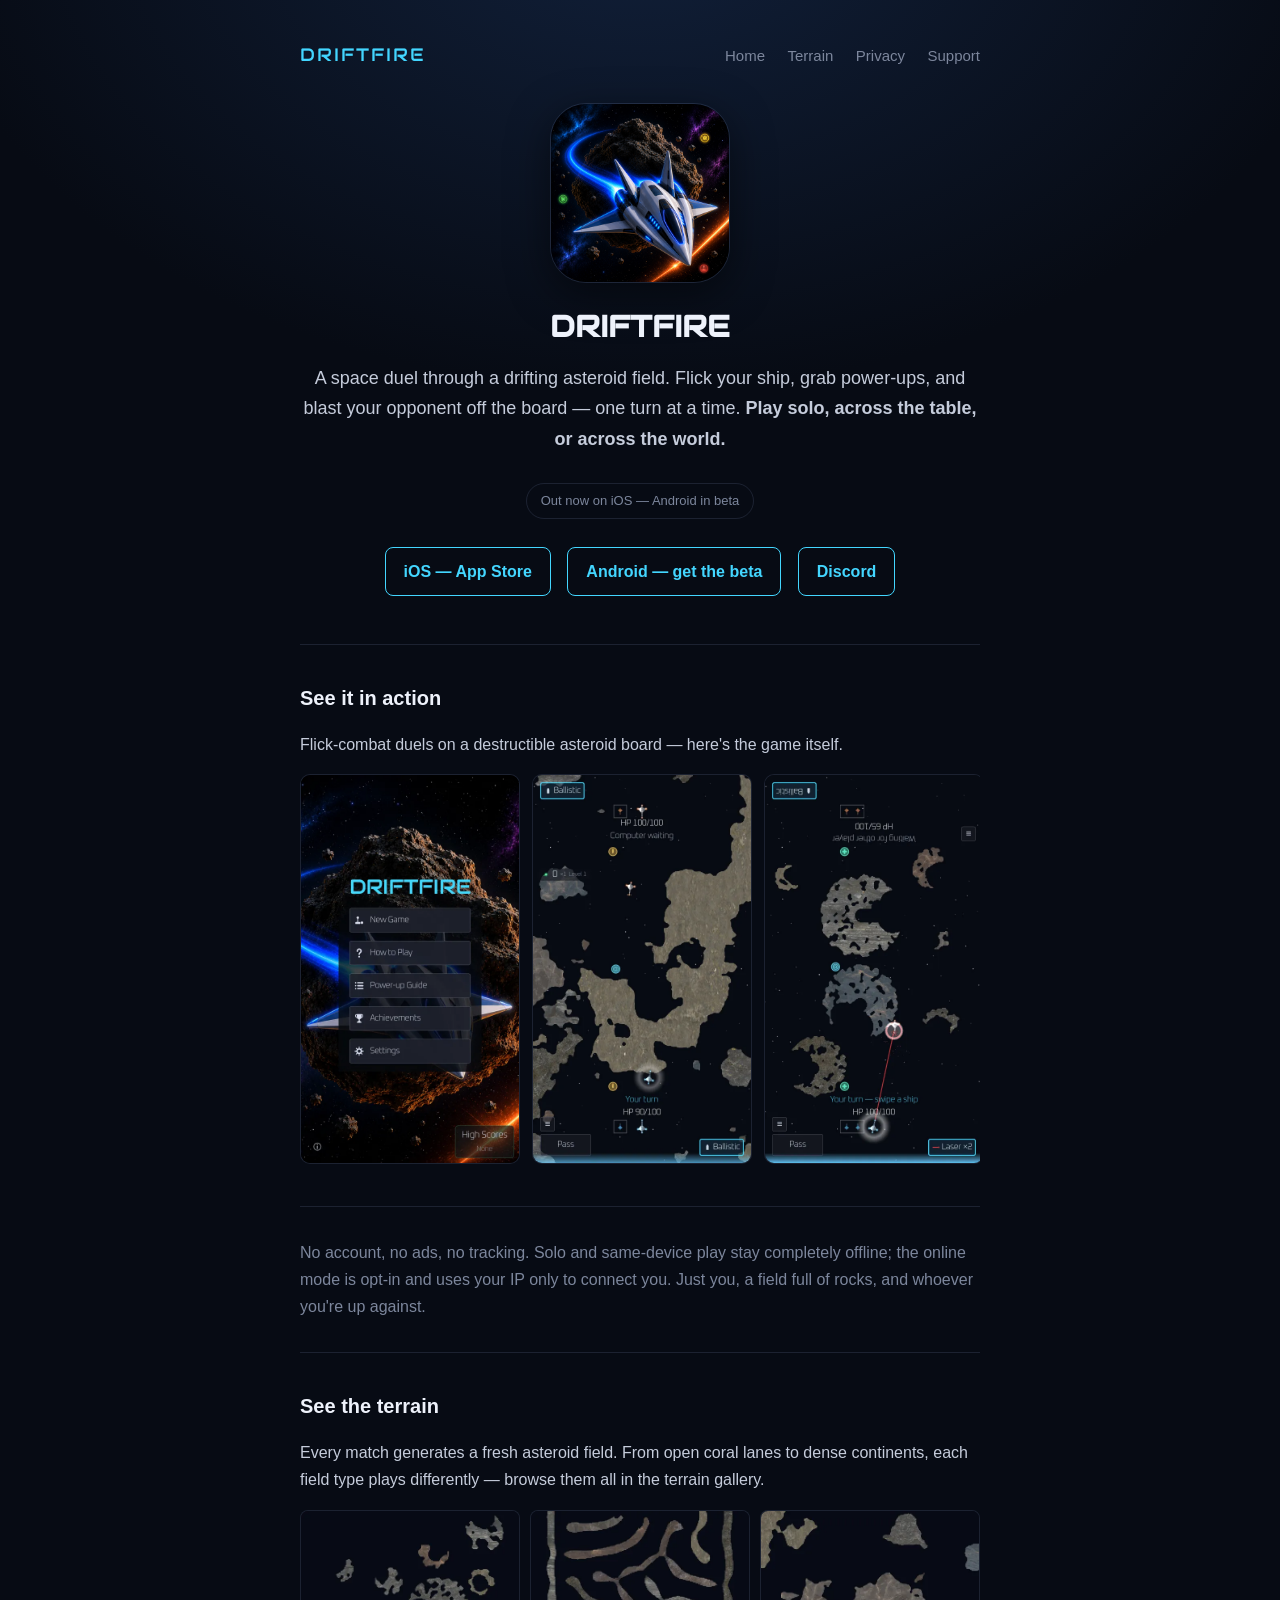
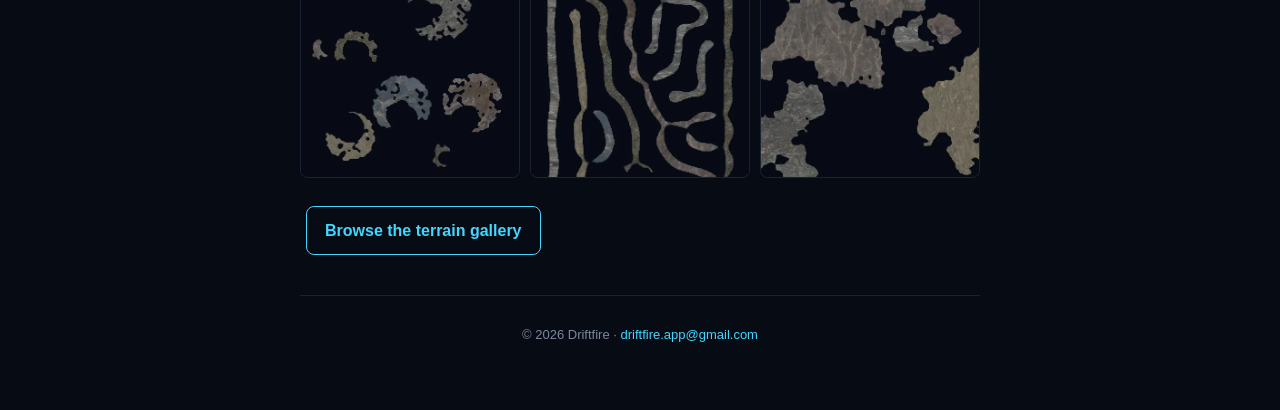
<file: index.html>
<!doctype html>
<html lang="en">
<head>
  <meta charset="utf-8">
  <meta name="viewport" content="width=device-width, initial-scale=1">
  <title>Driftfire</title>
  <meta name="description" content="Driftfire — a space duel through a drifting asteroid field. Play solo, across the table, or across the world.">
  <link rel="stylesheet" href="style.css?v=6">
  <link rel="icon" href="assets/hero.png?v=2">
  <!-- Cache-busting: GitHub Pages caches assets by filename. When you change a committed asset
       (hero.png, style.css, a font), bump the ?v=N on its refs here (and CSS @font-face) or
       visitors keep seeing the old one. See README. -->
</head>
<body>
  <div class="wrap">
    <header class="site">
      <a class="brand" href="./">DRIFTFIRE</a>
      <nav>
        <a href="./">Home</a>
        <a href="gallery.html">Terrain</a>
        <a href="privacy.html">Privacy</a>
        <a href="support.html">Support</a>
      </nav>
    </header>

    <section class="hero">
      <img src="assets/hero.png?v=2" alt="Driftfire app icon — a starfighter banking around an asteroid">
      <h1>DRIFTFIRE</h1>
      <p class="lead">A space duel through a drifting asteroid field. Flick your ship, grab
        power-ups, and blast your opponent off the board — one turn at a time.
        <strong>Play solo, across the table, or across the world.</strong></p>
      <div class="badge">Out now on iOS — Android in beta</div>
      <div class="btns">
        <a class="btn" href="https://apps.apple.com/us/app/driftfire/id6785091881">iOS — App Store</a>
        <a class="btn" href="android-beta.html">Android — get the beta</a>
        <a class="btn" href="https://discord.gg/fnXEzUDzbh">Discord</a>
      </div>
    </section>

    <hr>
    <section>
      <h2>See it in action</h2>
      <p>Flick-combat duels on a destructible asteroid board — here's the game itself.</p>
      <div class="shots-shelf">
        <img src="assets/screenshots/01-menu.webp"
             alt="Driftfire's main menu — the logo over a starfighter banking around a glowing asteroid, with New Game, How to Play, Power-up Guide, Achievements, and Settings."
             width="540" height="960" loading="lazy" decoding="async">
        <img src="assets/screenshots/02-battle-vs-ai.webp"
             alt="A turn-based match against the computer: two starfighters over a tan asteroid field, health bars, a Ballistic weapon selected, and the 'Your turn' prompt."
             width="540" height="960" loading="lazy" decoding="async">
        <img src="assets/screenshots/03-beam-strike.webp"
             alt="A laser strike landing for 35 damage on an enemy ship among bored-out asteroids, with the 'Your turn — swipe a ship' prompt and a Laser ×2 weapon."
             width="540" height="960" loading="lazy" decoding="async">
      </div>
    </section>

    <hr>
    <p class="muted">No account, no ads, no tracking. Solo and same-device play stay completely
      offline; the online mode is opt-in and uses your IP only to connect you. Just you, a field
      full of rocks, and whoever you're up against.</p>

    <hr>
    <section>
      <h2>See the terrain</h2>
      <p>Every match generates a fresh asteroid field. From open coral lanes to dense continents,
        each field type plays differently — browse them all in the terrain gallery.</p>
      <div class="teaser-shots">
        <img src="assets/asteroid-gallery/caves_1001.webp?v=2" alt="A Caves asteroid field" loading="lazy" decoding="async">
        <img src="assets/asteroid-gallery/coral_open_1001.webp?v=2" alt="An open Coral asteroid field" loading="lazy" decoding="async">
        <img src="assets/asteroid-gallery/erosion_1001.webp?v=2" alt="A Continents asteroid field" loading="lazy" decoding="async">
      </div>
      <div class="btns">
        <a class="btn" href="gallery.html">Browse the terrain gallery</a>
      </div>
    </section>

    <footer class="site">
      &copy; 2026 Driftfire &middot;
      <a href="mailto:driftfire.app@gmail.com">driftfire.app@gmail.com</a>
    </footer>
  </div>
</body>
</html>
</file>
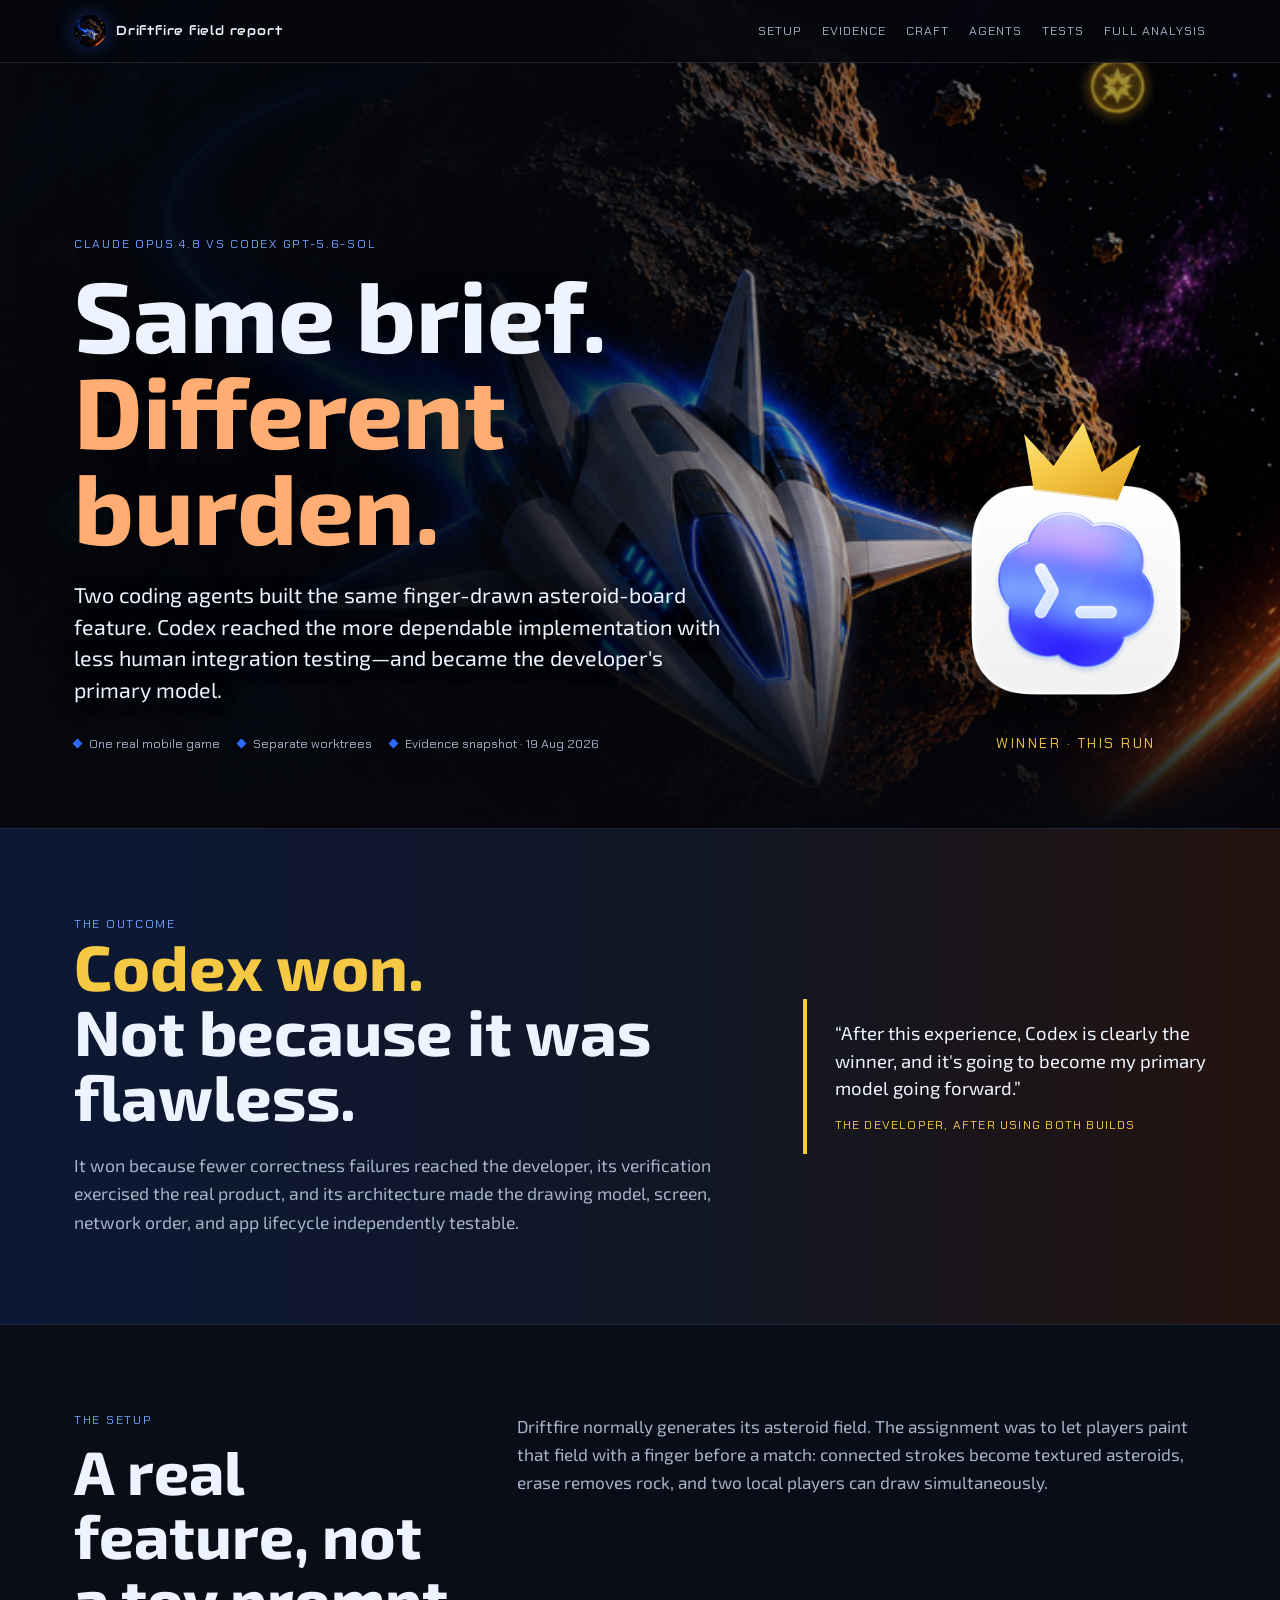
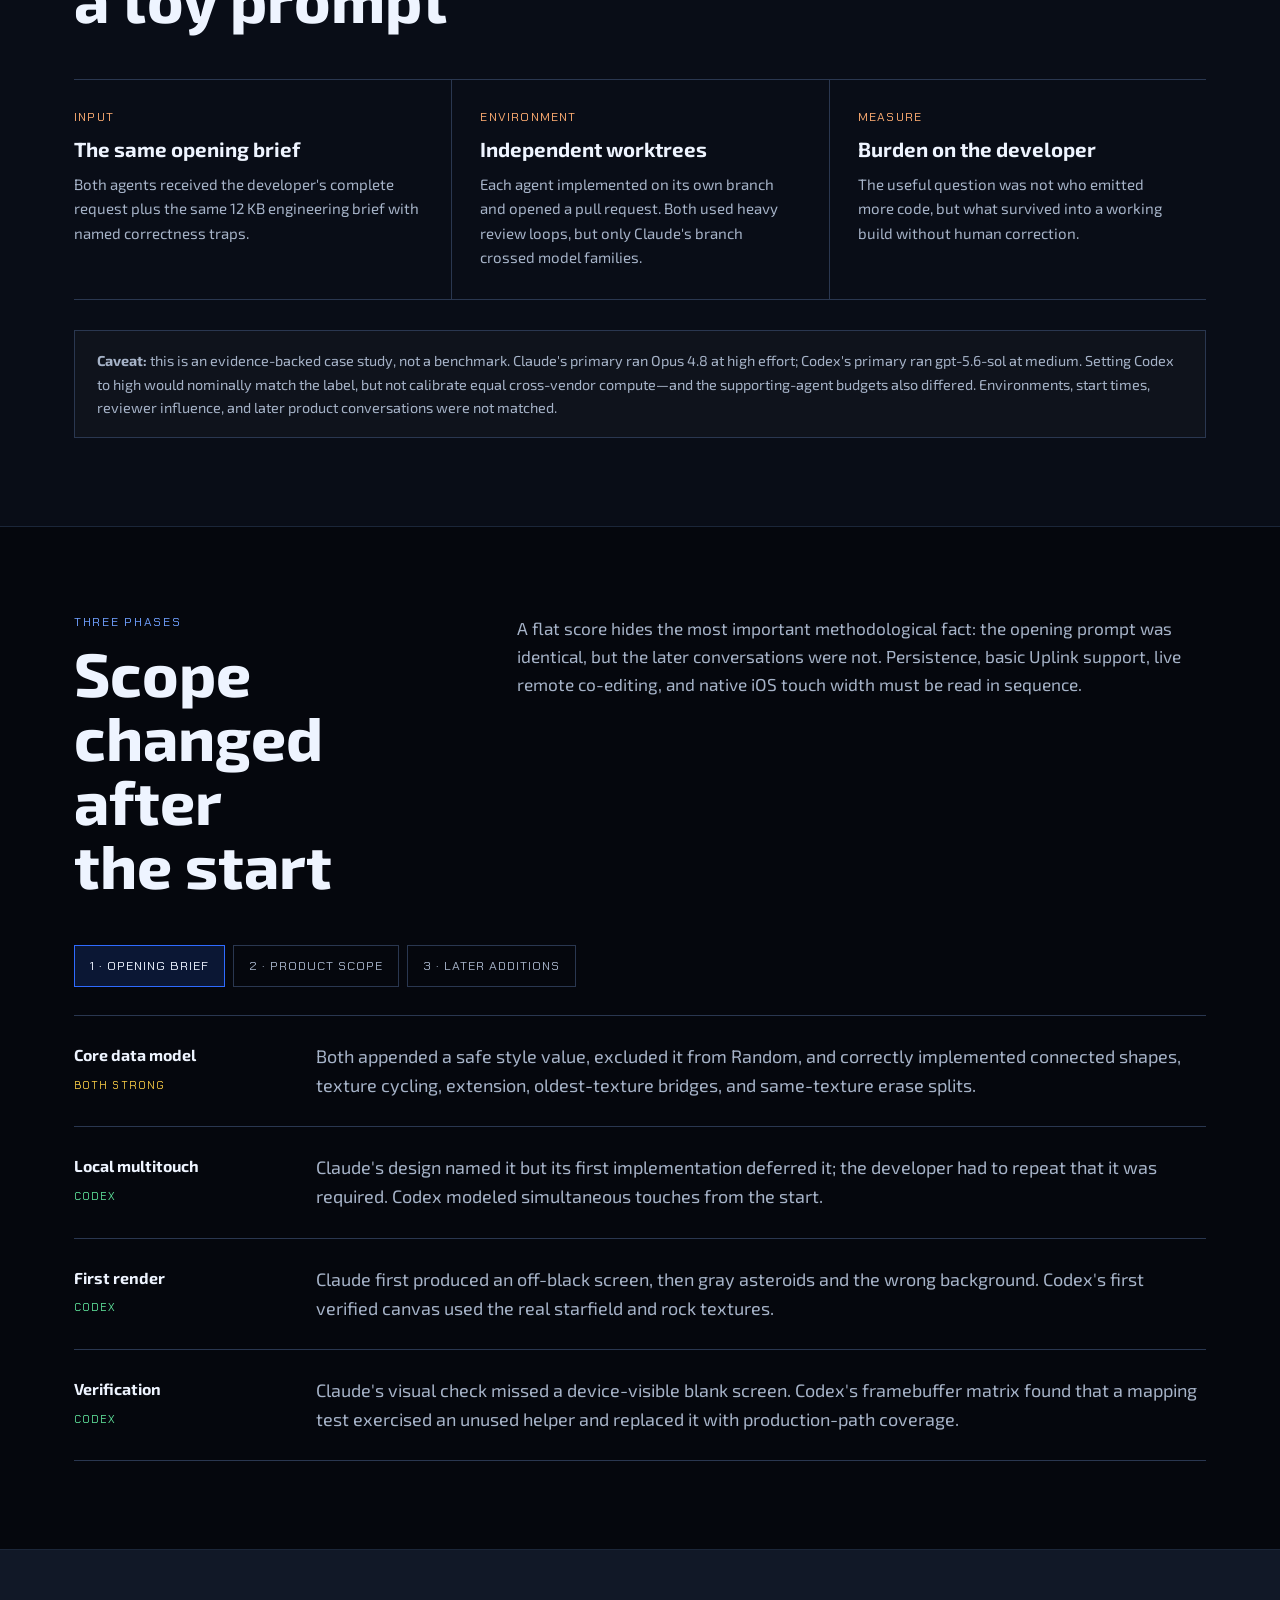
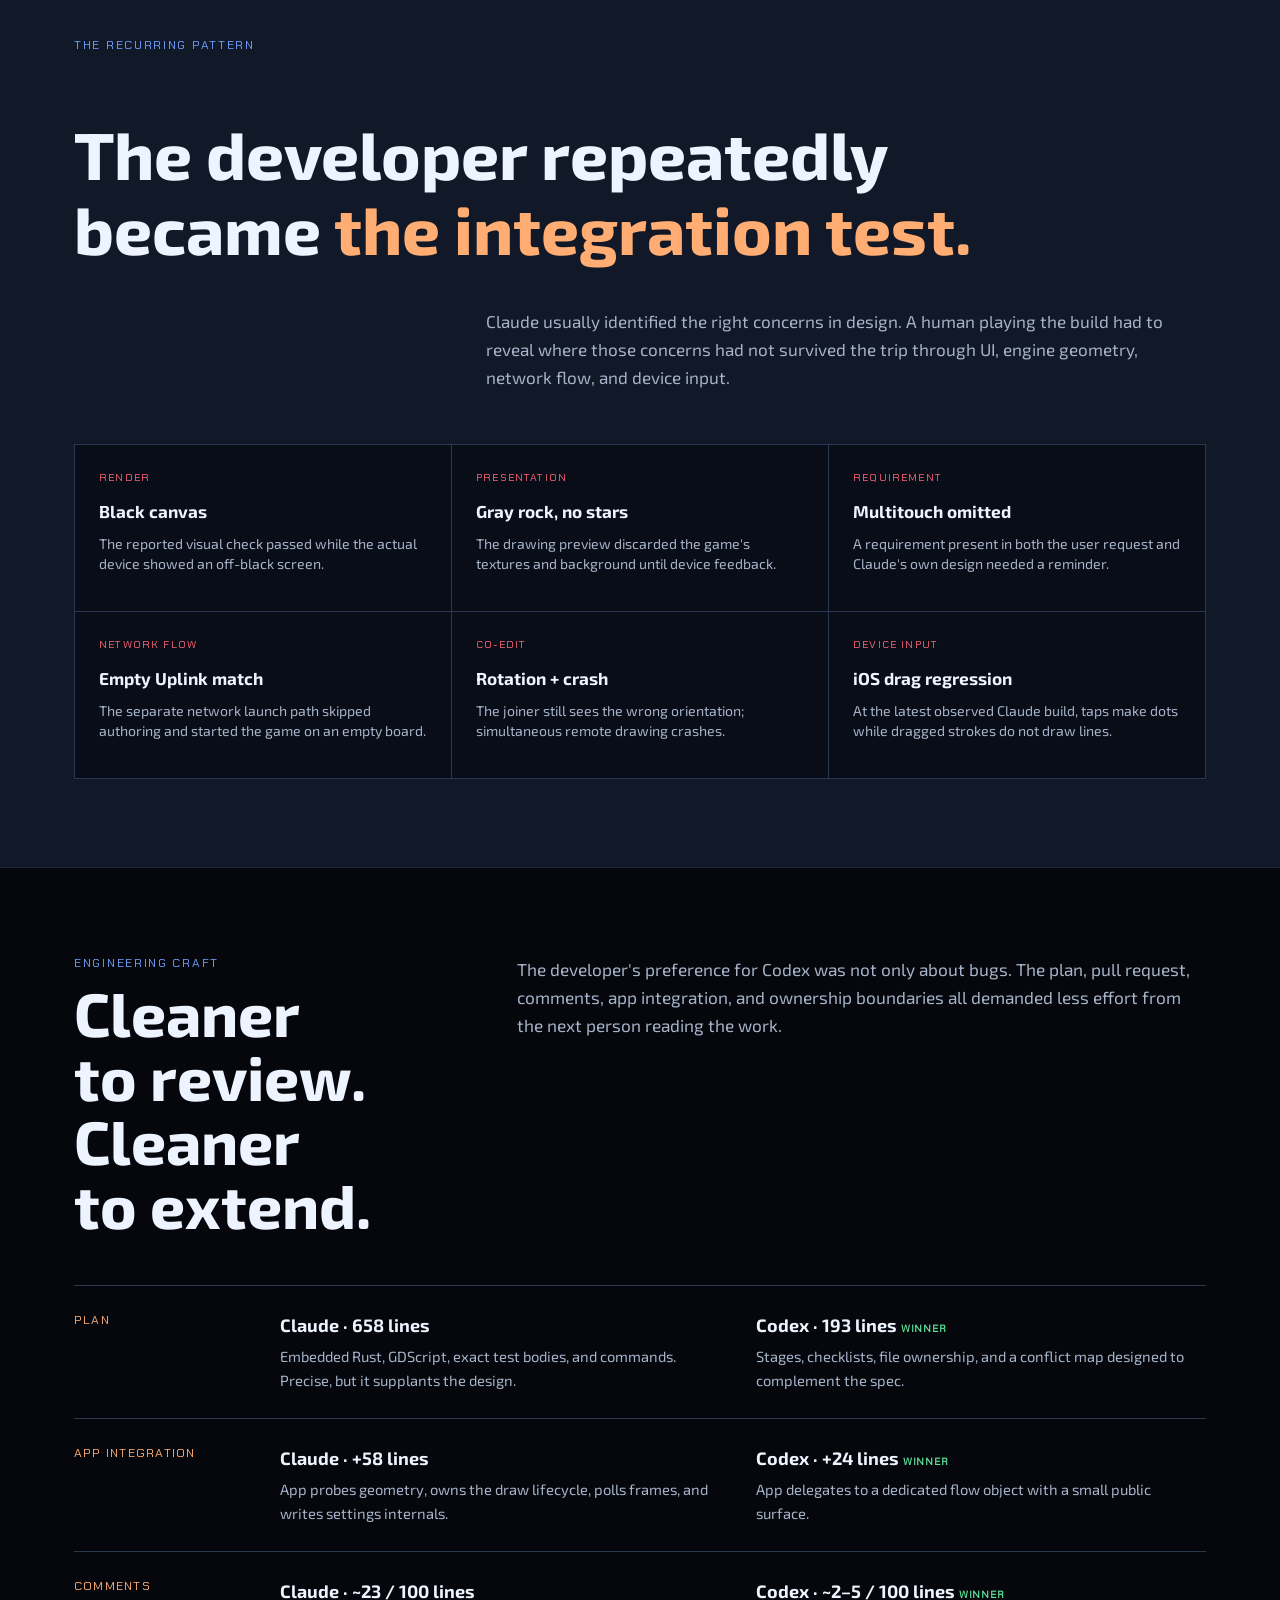
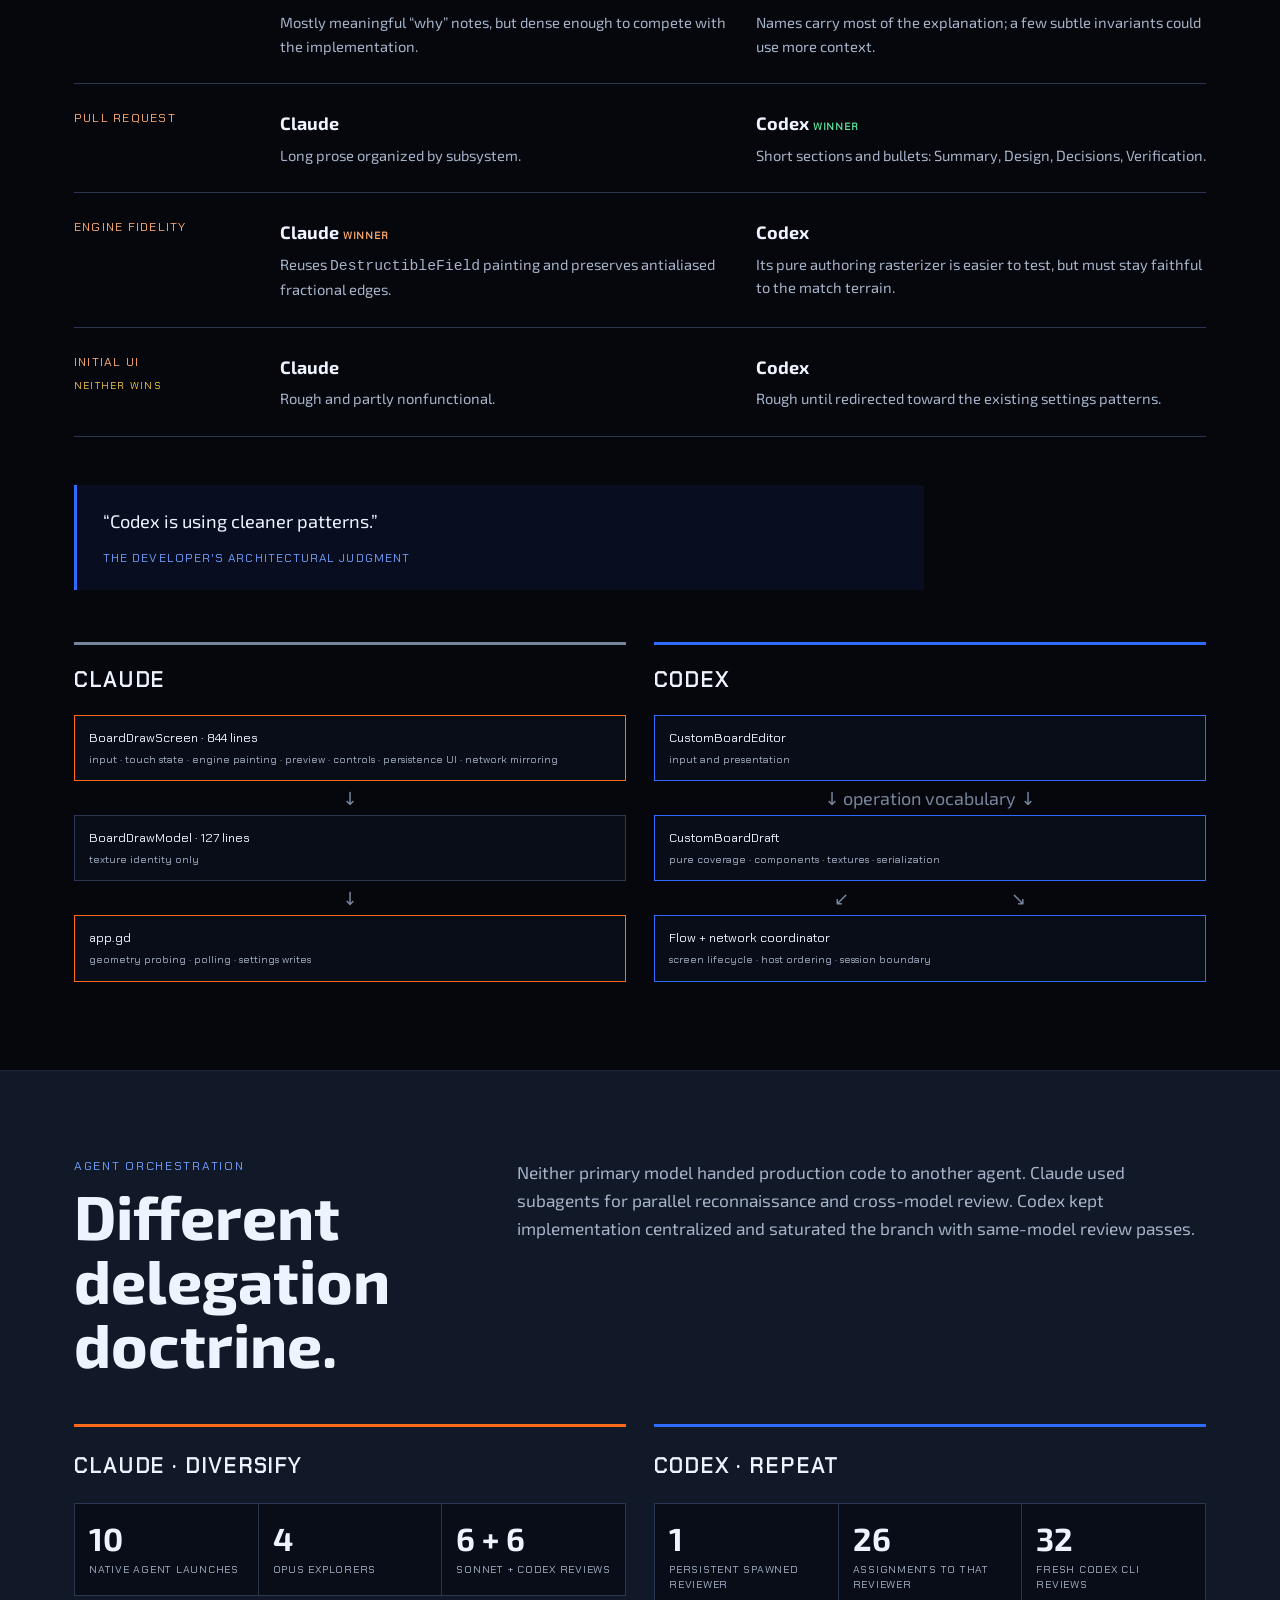
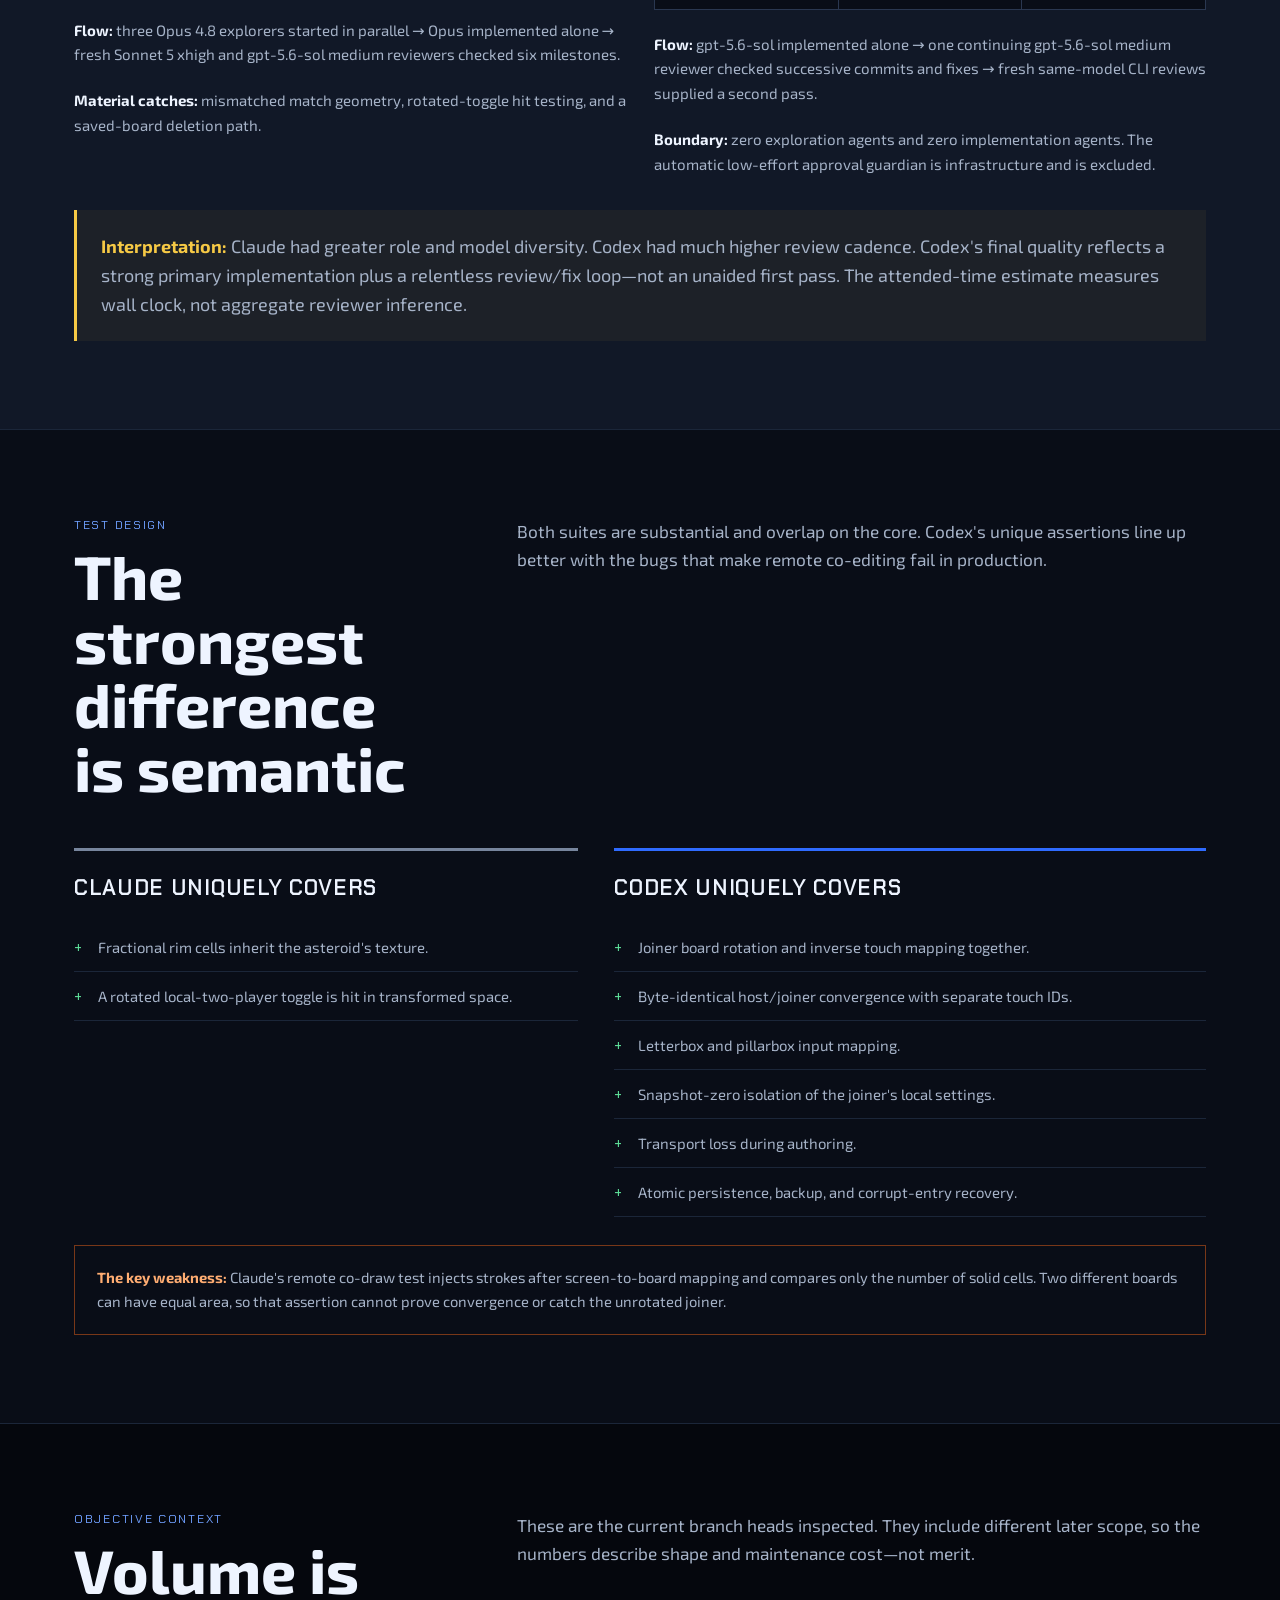
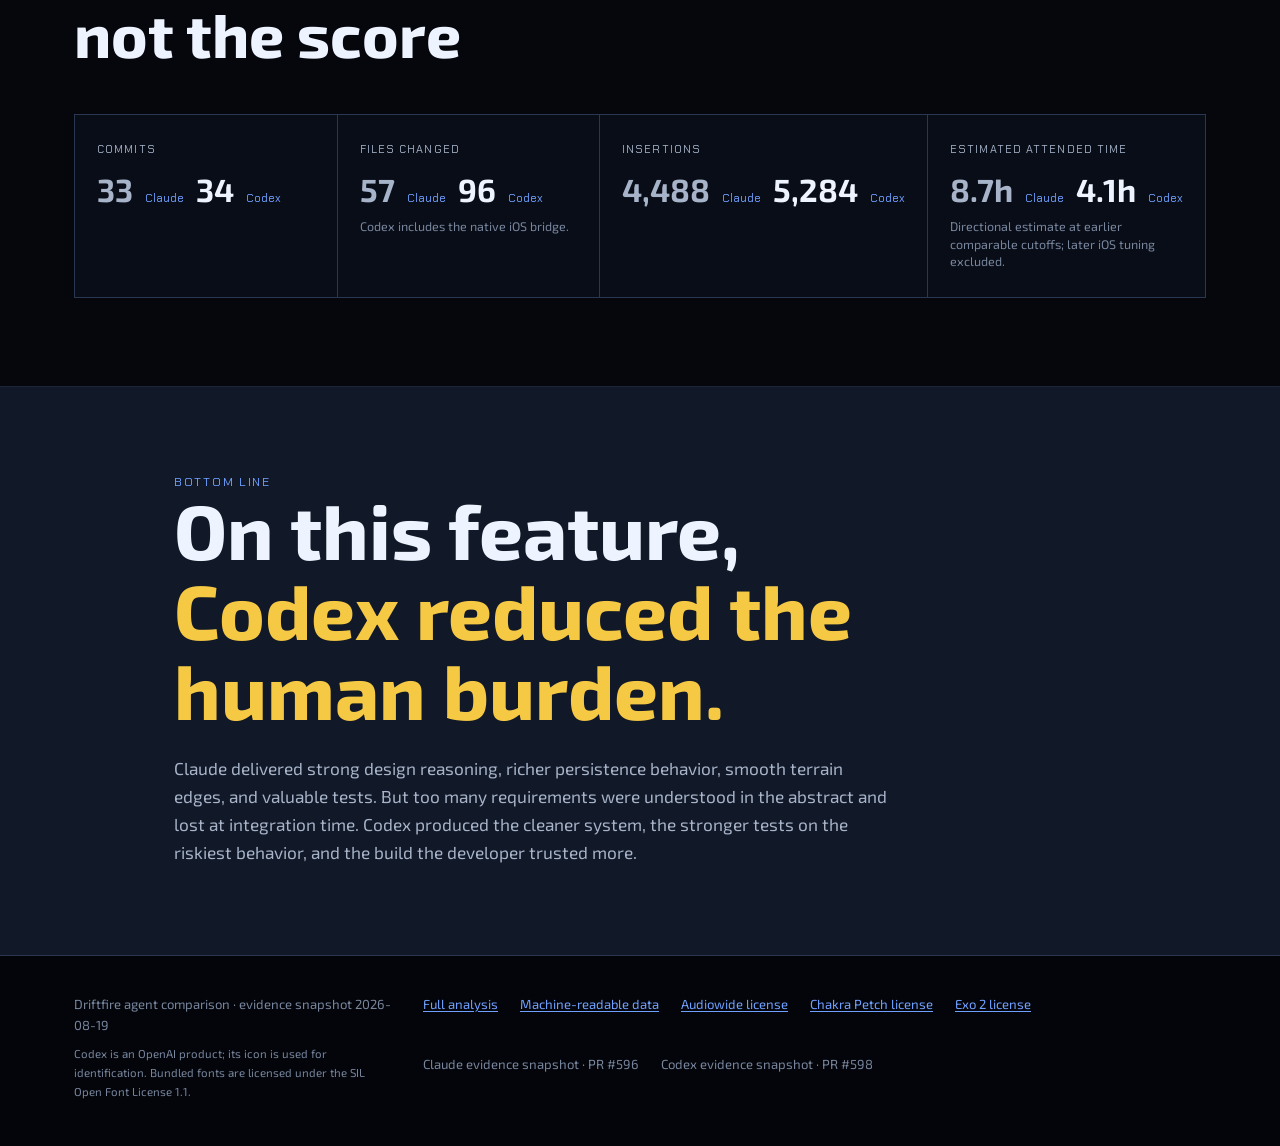
<file: comparisons/custom-boards/index.html>
<!doctype html>
<html lang="en">
<head>
  <meta charset="utf-8">
  <meta name="viewport" content="width=device-width, initial-scale=1">
  <meta name="description" content="An evidence-led comparison of Claude Opus 4.8 and Codex gpt-5.6-sol implementing custom-drawn asteroid boards in Driftfire.">
  <link rel="canonical" href="https://driftfire.app/comparisons/custom-boards/">
  <meta property="og:type" content="article">
  <meta property="og:title" content="Same brief, different burden — Claude vs Codex">
  <meta property="og:description" content="Two coding agents built the same Driftfire feature. Codex reached the more dependable implementation with less human integration testing.">
  <meta property="og:url" content="https://driftfire.app/comparisons/custom-boards/">
  <meta property="og:image" content="https://driftfire.app/comparisons/custom-boards/assets/driftfire-key-art.png">
  <meta name="twitter:card" content="summary_large_image">
  <title>Same brief, different burden — Claude vs Codex</title>
  <style>
    @font-face {
      font-family: "Audiowide";
      src: url("assets/Audiowide-Regular.ttf") format("truetype");
      font-display: swap;
    }
    @font-face {
      font-family: "Exo 2";
      src: url("assets/Exo2.ttf") format("truetype");
      font-display: swap;
    }
    @font-face {
      font-family: "Chakra Petch";
      src: url("assets/ChakraPetch-Regular.ttf") format("truetype");
      font-display: swap;
    }

    :root {
      color-scheme: dark;
      --void: #05070d;
      --void-soft: #090d17;
      --hull: #111827;
      --hull-2: #182235;
      --line: #2a3750;
      --line-soft: #1b2639;
      --white: #eef4ff;
      --muted: #a6b3c8;
      --dim: #77859d;
      --ion: #2f6bff;
      --ion-soft: #70a0ff;
      --burn: #ff6b1a;
      --burn-soft: #ffad72;
      --gold: #f6c945;
      --green: #5fe39b;
      --red: #ff6477;
      --shadow: rgba(0, 0, 0, 0.45);
      --display: "Exo 2", system-ui, sans-serif;
      --wordmark: "Audiowide", "Arial Black", sans-serif;
      --body: "Exo 2", system-ui, sans-serif;
      --utility: "Chakra Petch", ui-monospace, monospace;
      --content: 1180px;
      --reading: 720px;
    }

    * { box-sizing: border-box; }
    html { scroll-behavior: smooth; background: var(--void); }
    body {
      margin: 0;
      background: var(--void);
      color: var(--white);
      font-family: var(--body);
      font-size: 18px;
      line-height: 1.62;
    }
    img { display: block; max-width: 100%; }
    a { color: var(--ion-soft); text-underline-offset: 0.18em; }
    a:hover { color: var(--white); }
    a:focus-visible, button:focus-visible {
      outline: 3px solid var(--gold);
      outline-offset: 4px;
    }
    h1, h2, h3, p, blockquote { margin: 0; }
    h1, h2, h3 { text-wrap: balance; }
    button { font: inherit; }

    .skip-link {
      position: fixed;
      left: 16px;
      top: -80px;
      z-index: 30;
      background: var(--white);
      color: var(--void);
      padding: 10px 14px;
    }
    .skip-link:focus { top: 16px; }

    .site-nav {
      position: fixed;
      z-index: 20;
      inset: 0 0 auto;
      border-bottom: 1px solid rgba(238, 244, 255, 0.12);
      background: rgba(5, 7, 13, 0.82);
      backdrop-filter: blur(18px);
    }
    .nav-inner {
      max-width: var(--content);
      margin: 0 auto;
      min-height: 62px;
      padding: 0 24px;
      display: flex;
      align-items: center;
      justify-content: space-between;
      gap: 28px;
    }
    .brand {
      display: inline-flex;
      align-items: center;
      gap: 10px;
      color: var(--white);
      text-decoration: none;
      font-family: var(--wordmark);
      font-size: 0.82rem;
      letter-spacing: 0.06em;
    }
    .brand img {
      width: 32px;
      height: 32px;
      border-radius: 50%;
      object-fit: cover;
      box-shadow: 0 0 20px rgba(47, 107, 255, 0.4);
    }
    .nav-links {
      display: flex;
      align-items: center;
      gap: 20px;
      font-family: var(--utility);
      font-size: 0.78rem;
      text-transform: uppercase;
      letter-spacing: 0.08em;
    }
    .nav-links a { color: var(--muted); text-decoration: none; }
    .nav-links a:hover { color: var(--white); }

    .hero {
      min-height: 92vh;
      position: relative;
      display: grid;
      align-items: end;
      overflow: hidden;
      isolation: isolate;
      background: var(--void);
    }
    .hero::before {
      content: "";
      position: absolute;
      z-index: -3;
      inset: 0;
      background: url("assets/driftfire-key-art.png") 64% 49% / cover no-repeat;
      filter: saturate(0.92) contrast(1.05);
      transform: scale(1.015);
    }
    .hero::after {
      content: "";
      position: absolute;
      z-index: -2;
      inset: 0;
      background:
        linear-gradient(90deg, rgba(5, 7, 13, 0.98) 0%, rgba(5, 7, 13, 0.86) 39%, rgba(5, 7, 13, 0.2) 70%),
        linear-gradient(0deg, var(--void) 0%, transparent 35%, rgba(5, 7, 13, 0.28) 100%);
    }
    .hero-inner {
      width: min(100%, var(--content));
      margin: 0 auto;
      padding: 132px 24px 74px;
      display: grid;
      grid-template-columns: minmax(0, 720px) 1fr;
      align-items: end;
      gap: 54px;
    }
    .hero-copy { min-width: 0; }
    .eyebrow {
      font-family: var(--utility);
      font-size: 0.76rem;
      line-height: 1.3;
      text-transform: uppercase;
      letter-spacing: 0.14em;
      color: var(--ion-soft);
    }
    .hero h1 {
      margin-top: 14px;
      max-width: 760px;
      font-family: var(--display);
      font-size: clamp(2.8rem, 7.8vw, 6.9rem);
      line-height: 0.96;
      font-weight: 750;
      letter-spacing: 0;
      text-shadow: 0 8px 42px var(--shadow);
    }
    .hero h1 span { color: var(--burn-soft); }
    .hero-deck {
      margin-top: 25px;
      max-width: 650px;
      color: var(--white);
      font-size: clamp(1.05rem, 2vw, 1.34rem);
      line-height: 1.48;
      text-shadow: 0 2px 18px var(--void);
    }
    .hero-meta {
      margin-top: 28px;
      display: flex;
      flex-wrap: wrap;
      gap: 10px 18px;
      font-family: var(--utility);
      font-size: 0.78rem;
      color: var(--muted);
    }
    .hero-meta span { display: inline-flex; align-items: center; gap: 8px; }
    .hero-meta span::before {
      content: "";
      width: 7px;
      height: 7px;
      background: var(--ion);
      transform: rotate(45deg);
    }

    .winner-lockup {
      justify-self: end;
      align-self: end;
      width: min(260px, 32vw);
      display: grid;
      justify-items: center;
      filter: drop-shadow(0 18px 35px var(--shadow));
    }
    .winner-icon {
      position: relative;
      width: 100%;
      aspect-ratio: 1;
    }
    .winner-icon img {
      width: 100%;
      height: 100%;
      object-fit: contain;
    }
    .crown {
      position: absolute;
      z-index: 2;
      width: 49%;
      height: 34%;
      top: -16%;
      left: 27%;
      background: linear-gradient(150deg, #fff0a0, var(--gold) 48%, #d69312);
      clip-path: polygon(4% 26%, 30% 58%, 49% 5%, 68% 58%, 96% 22%, 83% 88%, 17% 88%);
      transform: rotate(7deg);
      box-shadow: 0 0 35px rgba(246, 201, 69, 0.55);
    }
    .crown::after {
      content: "";
      position: absolute;
      left: 18%;
      right: 18%;
      bottom: 4%;
      height: 10%;
      background: var(--white);
      opacity: 0.55;
    }
    .winner-label {
      margin-top: 12px;
      font-family: var(--utility);
      font-size: 0.86rem;
      text-transform: uppercase;
      letter-spacing: 0.18em;
      color: var(--gold);
      text-align: center;
    }

    .band { border-top: 1px solid var(--line-soft); }
    .band-inner {
      max-width: var(--content);
      margin: 0 auto;
      padding: 88px 24px;
    }
    .band-quiet { background: var(--void-soft); }
    .band-hull { background: var(--hull); }
    .section-head {
      display: grid;
      grid-template-columns: minmax(220px, 0.72fr) minmax(0, 1.28fr);
      gap: 56px;
      align-items: start;
      margin-bottom: 48px;
    }
    .section-head h2 {
      margin-top: 10px;
      font-family: var(--display);
      font-weight: 750;
      font-size: clamp(2rem, 4.8vw, 4rem);
      line-height: 1.04;
    }
    .section-head p {
      max-width: var(--reading);
      color: var(--muted);
      font-size: 1.08rem;
    }

    .verdict-strip {
      background: linear-gradient(90deg, rgba(47, 107, 255, 0.17), rgba(17, 24, 39, 0.92) 52%, rgba(255, 107, 26, 0.12));
    }
    .verdict-grid {
      display: grid;
      grid-template-columns: 1.25fr 0.75fr;
      gap: 56px;
      align-items: center;
    }
    .verdict-copy h2 {
      font-family: var(--display);
      font-size: clamp(2.2rem, 5vw, 4.6rem);
      font-weight: 750;
      line-height: 1.02;
    }
    .verdict-copy h2 span { color: var(--gold); }
    .verdict-copy p {
      max-width: 760px;
      margin-top: 22px;
      color: var(--muted);
      font-size: 1.1rem;
    }
    .verdict-note {
      border-left: 4px solid var(--gold);
      padding: 20px 0 20px 28px;
      font-size: 1.16rem;
      line-height: 1.5;
      color: var(--white);
    }
    .verdict-note cite {
      display: block;
      margin-top: 14px;
      color: var(--gold);
      font-family: var(--utility);
      font-size: 0.76rem;
      font-style: normal;
      text-transform: uppercase;
      letter-spacing: 0.1em;
    }

    .setup-grid {
      display: grid;
      grid-template-columns: repeat(3, 1fr);
      border-top: 1px solid var(--line);
      border-bottom: 1px solid var(--line);
    }
    .setup-item { padding: 28px 28px 30px 0; }
    .setup-item + .setup-item { border-left: 1px solid var(--line); padding-left: 28px; }
    .setup-index {
      font-family: var(--utility);
      font-size: 0.76rem;
      color: var(--burn-soft);
      text-transform: uppercase;
      letter-spacing: 0.1em;
    }
    .setup-item h3 { margin-top: 10px; font-size: 1.28rem; line-height: 1.2; }
    .setup-item p { margin-top: 10px; color: var(--muted); font-size: 0.94rem; }
    .caveat {
      margin-top: 30px;
      padding: 18px 22px;
      border: 1px solid var(--line);
      background: rgba(255, 255, 255, 0.025);
      color: var(--muted);
      font-size: 0.9rem;
    }

    .phase-tabs {
      display: flex;
      gap: 8px;
      margin-bottom: 28px;
      overflow-x: auto;
    }
    .phase-tab {
      appearance: none;
      border: 1px solid var(--line);
      border-radius: 0;
      background: transparent;
      color: var(--muted);
      padding: 10px 15px;
      cursor: pointer;
      white-space: nowrap;
      font-family: var(--utility);
      font-size: 0.78rem;
      text-transform: uppercase;
      letter-spacing: 0.08em;
    }
    .phase-tab[aria-selected="true"] {
      color: var(--white);
      border-color: var(--ion);
      background: rgba(47, 107, 255, 0.16);
    }
    .phase-panel { display: none; }
    .phase-panel.active { display: block; }
    .phase-summary {
      display: grid;
      grid-template-columns: 210px 1fr;
      gap: 32px;
      padding: 26px 0;
      border-top: 1px solid var(--line);
    }
    .phase-summary:last-child { border-bottom: 1px solid var(--line); }
    .phase-summary h3 { font-size: 1rem; color: var(--white); }
    .phase-summary p { color: var(--muted); }
    .status {
      display: inline-block;
      margin-top: 9px;
      font-family: var(--utility);
      font-size: 0.68rem;
      text-transform: uppercase;
      letter-spacing: 0.1em;
    }
    .status.codex { color: var(--green); }
    .status.mixed { color: var(--gold); }

    .integration-quote {
      position: relative;
      padding: 62px 0 42px;
      max-width: 1000px;
      font-family: var(--display);
      font-size: clamp(2rem, 5.2vw, 4.7rem);
      font-weight: 750;
      line-height: 1.13;
      color: var(--white);
    }
    .integration-quote span { color: var(--burn-soft); }
    .integration-caption {
      max-width: var(--reading);
      margin-left: auto;
      padding-bottom: 52px;
      color: var(--muted);
      font-size: 1.07rem;
    }
    .failure-sequence {
      display: grid;
      grid-template-columns: repeat(3, 1fr);
      gap: 1px;
      background: var(--line);
      border: 1px solid var(--line);
    }
    .failure {
      background: var(--void-soft);
      padding: 24px;
      min-height: 166px;
    }
    .failure .tag {
      font-family: var(--utility);
      font-size: 0.67rem;
      text-transform: uppercase;
      letter-spacing: 0.11em;
      color: var(--red);
    }
    .failure h3 { margin-top: 12px; font-size: 1.08rem; }
    .failure p { margin-top: 8px; color: var(--muted); font-size: 0.88rem; line-height: 1.45; }

    .craft-rows { border-top: 1px solid var(--line); }
    .craft-row {
      display: grid;
      grid-template-columns: 180px 1fr 1fr;
      gap: 26px;
      padding: 25px 0;
      border-bottom: 1px solid var(--line);
    }
    .craft-label {
      font-family: var(--utility);
      color: var(--burn-soft);
      font-size: 0.77rem;
      text-transform: uppercase;
      letter-spacing: 0.1em;
    }
    .craft-side strong { display: block; color: var(--white); }
    .craft-side p { margin-top: 5px; color: var(--muted); font-size: 0.92rem; }
    .craft-side.codex strong::after {
      content: "  winner";
      color: var(--green);
      font-family: var(--utility);
      font-size: 0.65rem;
      text-transform: uppercase;
      letter-spacing: 0.08em;
    }
    .craft-side.claude-winner strong::after {
      content: "  winner";
      color: var(--burn-soft);
      font-family: var(--utility);
      font-size: 0.65rem;
      text-transform: uppercase;
      letter-spacing: 0.08em;
    }
    .craft-row.neither .craft-label::after {
      content: "neither wins";
      display: block;
      margin-top: 5px;
      color: var(--gold);
      font-size: 0.65rem;
    }

    .architecture {
      margin-top: 52px;
      display: grid;
      grid-template-columns: 1fr 1fr;
      gap: 28px;
    }
    .architecture > section {
      border-top: 3px solid var(--dim);
      padding-top: 18px;
    }
    .architecture > section:last-child { border-color: var(--ion); }
    .architecture h3 { font-family: var(--utility); text-transform: uppercase; letter-spacing: 0.09em; }
    .flow {
      margin-top: 18px;
      display: grid;
      gap: 8px;
    }
    .node {
      padding: 12px 14px;
      border: 1px solid var(--line);
      background: var(--void-soft);
      font-family: var(--utility);
      font-size: 0.78rem;
    }
    .node.hot { border-color: var(--burn); }
    .node.clean { border-color: var(--ion); }
    .node small { display: block; color: var(--muted); margin-top: 3px; }
    .arrow { color: var(--dim); text-align: center; line-height: 1; }

    .field-note {
      margin: 48px 0;
      border-left: 3px solid var(--ion);
      padding: 22px 26px;
      background: rgba(47, 107, 255, 0.08);
      max-width: 850px;
    }
    .field-note p { font-size: 1.14rem; }
    .field-note footer {
      margin-top: 12px;
      color: var(--ion-soft);
      font-family: var(--utility);
      font-size: 0.75rem;
      text-transform: uppercase;
      letter-spacing: 0.09em;
    }

    .delegate-grid {
      display: grid;
      grid-template-columns: 1fr 1fr;
      gap: 28px;
    }
    .delegate-card {
      border-top: 3px solid var(--burn);
      padding-top: 22px;
    }
    .delegate-card.codex-card { border-color: var(--ion); }
    .delegate-card h3 {
      font-family: var(--utility);
      text-transform: uppercase;
      letter-spacing: 0.09em;
    }
    .delegate-stats {
      display: grid;
      grid-template-columns: repeat(3, 1fr);
      gap: 1px;
      margin-top: 20px;
      background: var(--line);
      border: 1px solid var(--line);
    }
    .delegate-stat { padding: 18px 14px; background: var(--void-soft); }
    .delegate-stat strong { display: block; font-size: 2rem; line-height: 1; }
    .delegate-stat span {
      display: block;
      margin-top: 8px;
      color: var(--muted);
      font-family: var(--utility);
      font-size: 0.67rem;
      line-height: 1.35;
      text-transform: uppercase;
      letter-spacing: 0.07em;
    }
    .delegate-flow {
      margin-top: 22px;
      color: var(--muted);
      font-size: 0.94rem;
    }
    .delegate-flow strong { color: var(--white); }
    .delegate-takeaway {
      margin-top: 34px;
      padding: 22px 24px;
      border-left: 3px solid var(--gold);
      background: rgba(246, 201, 69, 0.05);
      color: var(--muted);
    }
    .delegate-takeaway strong { color: var(--gold); }

    .test-grid {
      display: grid;
      grid-template-columns: 0.92fr 1.08fr;
      gap: 36px;
    }
    .test-column { border-top: 3px solid var(--dim); padding-top: 20px; }
    .test-column.codex { border-color: var(--ion); }
    .test-column h3 { font-family: var(--utility); text-transform: uppercase; letter-spacing: 0.08em; }
    .test-list { list-style: none; padding: 0; margin: 18px 0 0; }
    .test-list li {
      position: relative;
      padding: 12px 0 12px 24px;
      border-bottom: 1px solid var(--line-soft);
      color: var(--muted);
      font-size: 0.93rem;
    }
    .test-list li::before {
      content: "+";
      position: absolute;
      left: 0;
      color: var(--green);
      font-family: var(--utility);
    }
    .test-warning {
      margin-top: 28px;
      padding: 20px 22px;
      border: 1px solid rgba(255, 107, 26, 0.45);
      color: var(--muted);
      font-size: 0.92rem;
    }
    .test-warning strong { color: var(--burn-soft); }

    .metrics {
      display: grid;
      grid-template-columns: repeat(4, 1fr);
      gap: 1px;
      background: var(--line);
      border: 1px solid var(--line);
    }
    .metric { background: var(--void-soft); padding: 26px 22px; }
    .metric-label {
      font-family: var(--utility);
      font-size: 0.69rem;
      color: var(--muted);
      text-transform: uppercase;
      letter-spacing: 0.1em;
    }
    .metric-values {
      margin-top: 14px;
      display: flex;
      align-items: baseline;
      gap: 12px;
    }
    .metric-values strong { font-size: 2rem; line-height: 1; }
    .metric-values span { color: var(--ion-soft); font-family: var(--utility); font-size: 0.72rem; }
    .metric-values .claude { color: var(--muted); }
    .metric-note { margin-top: 10px; color: var(--dim); font-size: 0.78rem; line-height: 1.4; }

    .bottom-line {
      text-align: left;
      max-width: 980px;
    }
    .bottom-line h2 {
      font-family: var(--display);
      font-size: clamp(2.4rem, 6vw, 5.5rem);
      font-weight: 750;
      line-height: 1.04;
    }
    .bottom-line h2 span { color: var(--gold); }
    .bottom-line p { max-width: var(--reading); margin-top: 25px; color: var(--muted); font-size: 1.08rem; }

    .footer {
      border-top: 1px solid var(--line);
      background: #03050a;
    }
    .footer-inner {
      max-width: var(--content);
      margin: 0 auto;
      padding: 38px 24px 48px;
      display: flex;
      justify-content: space-between;
      gap: 30px;
      color: var(--dim);
      font-size: 0.82rem;
    }
    .footer-links { display: flex; flex-wrap: wrap; gap: 14px 22px; }
    .footer-note { margin-top: 8px; max-width: 440px; font-size: 0.72rem; }

    @media (max-width: 900px) {
      body { font-size: 17px; }
      .nav-links a:not(:last-child) { display: none; }
      .hero { min-height: 820px; }
      .hero-inner { grid-template-columns: 1fr; gap: 30px; }
      .winner-lockup { position: absolute; width: 128px; right: 24px; top: 112px; }
      .winner-label { font-size: 0.62rem; }
      .hero-copy { padding-top: 110px; }
      .hero h1 { max-width: 620px; padding-right: 80px; }
      .section-head, .verdict-grid { grid-template-columns: 1fr; gap: 24px; }
      .setup-grid { grid-template-columns: 1fr; }
      .setup-item, .setup-item + .setup-item { padding: 22px 0; border-left: 0; border-top: 1px solid var(--line); }
      .setup-item:first-child { border-top: 0; }
      .failure-sequence { grid-template-columns: 1fr 1fr; }
      .craft-row { grid-template-columns: 120px 1fr 1fr; }
      .metrics { grid-template-columns: 1fr 1fr; }
    }

    @media (max-width: 640px) {
      .nav-inner { min-height: 56px; padding: 0 16px; }
      .nav-links { display: none; }
      .hero { min-height: 760px; }
      .hero-inner { padding: 118px 16px 54px; }
      .hero-copy { padding-top: 92px; }
      .hero::before { background-position: 57% 50%; }
      .hero::after {
        background:
          linear-gradient(90deg, rgba(5, 7, 13, 0.97), rgba(5, 7, 13, 0.66)),
          linear-gradient(0deg, var(--void) 0%, transparent 45%);
      }
      .winner-lockup { width: 96px; right: 15px; top: 91px; }
      .hero h1 {
        padding-right: 0;
        font-size: clamp(2.3rem, 11.2vw, 3.6rem);
        overflow-wrap: anywhere;
      }
      .hero-deck { font-size: 1rem; }
      .band-inner { padding: 64px 16px; }
      .phase-summary { grid-template-columns: 1fr; gap: 8px; }
      .failure-sequence, .architecture, .delegate-grid, .test-grid, .metrics { grid-template-columns: 1fr; }
      .craft-row { grid-template-columns: 1fr; gap: 10px; }
      .craft-side { padding-left: 16px; border-left: 1px solid var(--line); }
      .integration-quote { padding-top: 24px; }
      .footer-inner { flex-direction: column; padding-inline: 16px; }
    }

    @media (prefers-reduced-motion: reduce) {
      html { scroll-behavior: auto; }
    }
  </style>
</head>
<body>
  <a class="skip-link" href="#main">Skip to analysis</a>

  <nav class="site-nav" aria-label="Artifact sections">
    <div class="nav-inner">
      <a class="brand" href="#top">
        <img src="assets/driftfire-key-art.png" alt="">
        <span>Driftfire field report</span>
      </a>
      <div class="nav-links">
        <a href="#setup">Setup</a>
        <a href="#evidence">Evidence</a>
        <a href="#craft">Craft</a>
        <a href="#delegation">Agents</a>
        <a href="#tests">Tests</a>
        <a href="analysis.md">Full analysis</a>
      </div>
    </div>
  </nav>

  <header class="hero" id="top">
    <div class="hero-inner">
      <div class="hero-copy">
        <div class="eyebrow">Claude Opus 4.8 vs Codex gpt-5.6-sol</div>
        <h1>Same brief.<br><span>Different burden.</span></h1>
        <p class="hero-deck">Two coding agents built the same finger-drawn asteroid-board feature. Codex reached the more dependable implementation with less human integration testing—and became the developer's primary model.</p>
        <div class="hero-meta">
          <span>One real mobile game</span>
          <span>Separate worktrees</span>
          <span>Evidence snapshot · 19 Aug 2026</span>
        </div>
      </div>
      <div class="winner-lockup" aria-label="Codex, winner of this comparison">
        <div class="winner-icon">
          <div class="crown" aria-hidden="true"></div>
          <img src="assets/codex-app-icon.png" alt="Codex app icon">
        </div>
        <div class="winner-label">Winner · this run</div>
      </div>
    </div>
  </header>

  <main id="main">
    <section class="band verdict-strip" aria-labelledby="verdict-title">
      <div class="band-inner verdict-grid">
        <div class="verdict-copy">
          <div class="eyebrow">The outcome</div>
          <h2 id="verdict-title"><span>Codex won.</span><br>Not because it was flawless.</h2>
          <p>It won because fewer correctness failures reached the developer, its verification exercised the real product, and its architecture made the drawing model, screen, network order, and app lifecycle independently testable.</p>
        </div>
        <blockquote class="verdict-note">
          “After this experience, Codex is clearly the winner, and it's going to become my primary model going forward.”
          <cite>The developer, after using both builds</cite>
        </blockquote>
      </div>
    </section>

    <section class="band band-quiet" id="setup" aria-labelledby="setup-title">
      <div class="band-inner">
        <div class="section-head">
          <div>
            <div class="eyebrow">The setup</div>
            <h2 id="setup-title">A real feature, not a toy prompt</h2>
          </div>
          <p>Driftfire normally generates its asteroid field. The assignment was to let players paint that field with a finger before a match: connected strokes become textured asteroids, erase removes rock, and two local players can draw simultaneously.</p>
        </div>
        <div class="setup-grid">
          <article class="setup-item">
            <div class="setup-index">Input</div>
            <h3>The same opening brief</h3>
            <p>Both agents received the developer's complete request plus the same 12 KB engineering brief with named correctness traps.</p>
          </article>
          <article class="setup-item">
            <div class="setup-index">Environment</div>
            <h3>Independent worktrees</h3>
            <p>Each agent implemented on its own branch and opened a pull request. Both used heavy review loops, but only Claude's branch crossed model families.</p>
          </article>
          <article class="setup-item">
            <div class="setup-index">Measure</div>
            <h3>Burden on the developer</h3>
            <p>The useful question was not who emitted more code, but what survived into a working build without human correction.</p>
          </article>
        </div>
        <p class="caveat"><strong>Caveat:</strong> this is an evidence-backed case study, not a benchmark. Claude's primary ran Opus 4.8 at high effort; Codex's primary ran gpt-5.6-sol at medium. Setting Codex to high would nominally match the label, but not calibrate equal cross-vendor compute—and the supporting-agent budgets also differed. Environments, start times, reviewer influence, and later product conversations were not matched.</p>
      </div>
    </section>

    <section class="band" id="evidence" aria-labelledby="phase-title">
      <div class="band-inner">
        <div class="section-head">
          <div>
            <div class="eyebrow">Three phases</div>
            <h2 id="phase-title">Scope changed after the start</h2>
          </div>
          <p>A flat score hides the most important methodological fact: the opening prompt was identical, but the later conversations were not. Persistence, basic Uplink support, live remote co-editing, and native iOS touch width must be read in sequence.</p>
        </div>

        <div class="phase-tabs" role="tablist" aria-label="Comparison phases">
          <button class="phase-tab" role="tab" id="tab-core" aria-controls="panel-core" aria-selected="true">1 · Opening brief</button>
          <button class="phase-tab" role="tab" id="tab-scope" aria-controls="panel-scope" aria-selected="false" tabindex="-1">2 · Product scope</button>
          <button class="phase-tab" role="tab" id="tab-later" aria-controls="panel-later" aria-selected="false" tabindex="-1">3 · Later additions</button>
        </div>

        <div class="phase-panel active" id="panel-core" role="tabpanel" aria-labelledby="tab-core">
          <div class="phase-summary">
            <div><h3>Core data model</h3><span class="status mixed">Both strong</span></div>
            <p>Both appended a safe style value, excluded it from Random, and correctly implemented connected shapes, texture cycling, extension, oldest-texture bridges, and same-texture erase splits.</p>
          </div>
          <div class="phase-summary">
            <div><h3>Local multitouch</h3><span class="status codex">Codex</span></div>
            <p>Claude's design named it but its first implementation deferred it; the developer had to repeat that it was required. Codex modeled simultaneous touches from the start.</p>
          </div>
          <div class="phase-summary">
            <div><h3>First render</h3><span class="status codex">Codex</span></div>
            <p>Claude first produced an off-black screen, then gray asteroids and the wrong background. Codex's first verified canvas used the real starfield and rock textures.</p>
          </div>
          <div class="phase-summary">
            <div><h3>Verification</h3><span class="status codex">Codex</span></div>
            <p>Claude's visual check missed a device-visible blank screen. Codex's framebuffer matrix found that a mapping test exercised an unused helper and replaced it with production-path coverage.</p>
          </div>
        </div>

        <div class="phase-panel" id="panel-scope" role="tabpanel" aria-labelledby="tab-scope" hidden>
          <div class="phase-summary">
            <div><h3>Persistence</h3><span class="status mixed">Different products</span></div>
            <p>Claude built a richer four-recent-plus-saved library. Codex built a simpler named library. Both needed reviewer hardening; Codex ultimately tested atomic and corrupt-data paths more deeply.</p>
          </div>
          <div class="phase-summary">
            <div><h3>Uplink support</h3><span class="status mixed">Different answers</span></div>
            <p>Claude moved toward live co-editing. Codex initially used host authoring plus snapshot transfer. “Supports Uplink” was no longer one identical requirement.</p>
          </div>
          <div class="phase-summary">
            <div><h3>Initial UI</h3><span class="status mixed">Neither</span></div>
            <p>Both first interfaces were poor. Claude's was rough and partly broken. Codex's library became polished only after the developer pointed it to the existing settings screen.</p>
          </div>
        </div>

        <div class="phase-panel" id="panel-later" role="tabpanel" aria-labelledby="tab-later" hidden>
          <div class="phase-summary">
            <div><h3>Remote co-edit</h3><span class="status codex">Codex</span></div>
            <p>Both initially missed joiner rotation. Codex fixed presentation and inverse input, then proved it with a test and framebuffer. Claude remains unrotated, and simultaneous remote drawing crashes on device.</p>
          </div>
          <div class="phase-summary">
            <div><h3>iOS brush width</h3><span class="status codex">Codex approach stronger</span></div>
            <p>Claude's pressure-only path currently produces dots but not dragged lines on the observed iOS build. Codex added native contact width, fixed one Web compatibility regression, then iterated mainly on feel—not on rejecting the approach.</p>
          </div>
        </div>
      </div>
    </section>

    <section class="band band-hull" aria-labelledby="integration-title">
      <div class="band-inner">
        <div class="eyebrow">The recurring pattern</div>
        <h2 class="integration-quote" id="integration-title">The developer repeatedly became <span>the integration test.</span></h2>
        <p class="integration-caption">Claude usually identified the right concerns in design. A human playing the build had to reveal where those concerns had not survived the trip through UI, engine geometry, network flow, and device input.</p>
        <div class="failure-sequence" aria-label="Claude integration failures reported by the developer">
          <article class="failure"><div class="tag">Render</div><h3>Black canvas</h3><p>The reported visual check passed while the actual device showed an off-black screen.</p></article>
          <article class="failure"><div class="tag">Presentation</div><h3>Gray rock, no stars</h3><p>The drawing preview discarded the game's textures and background until device feedback.</p></article>
          <article class="failure"><div class="tag">Requirement</div><h3>Multitouch omitted</h3><p>A requirement present in both the user request and Claude's own design needed a reminder.</p></article>
          <article class="failure"><div class="tag">Network flow</div><h3>Empty Uplink match</h3><p>The separate network launch path skipped authoring and started the game on an empty board.</p></article>
          <article class="failure"><div class="tag">Co-edit</div><h3>Rotation + crash</h3><p>The joiner still sees the wrong orientation; simultaneous remote drawing crashes.</p></article>
          <article class="failure"><div class="tag">Device input</div><h3>iOS drag regression</h3><p>At the latest observed Claude build, taps make dots while dragged strokes do not draw lines.</p></article>
        </div>
      </div>
    </section>

    <section class="band" id="craft" aria-labelledby="craft-title">
      <div class="band-inner">
        <div class="section-head">
          <div>
            <div class="eyebrow">Engineering craft</div>
            <h2 id="craft-title">Cleaner to review. Cleaner to extend.</h2>
          </div>
          <p>The developer's preference for Codex was not only about bugs. The plan, pull request, comments, app integration, and ownership boundaries all demanded less effort from the next person reading the work.</p>
        </div>

        <div class="craft-rows">
          <div class="craft-row">
            <div class="craft-label">Plan</div>
            <div class="craft-side"><strong>Claude · 658 lines</strong><p>Embedded Rust, GDScript, exact test bodies, and commands. Precise, but it supplants the design.</p></div>
            <div class="craft-side codex"><strong>Codex · 193 lines</strong><p>Stages, checklists, file ownership, and a conflict map designed to complement the spec.</p></div>
          </div>
          <div class="craft-row">
            <div class="craft-label">App integration</div>
            <div class="craft-side"><strong>Claude · +58 lines</strong><p>App probes geometry, owns the draw lifecycle, polls frames, and writes settings internals.</p></div>
            <div class="craft-side codex"><strong>Codex · +24 lines</strong><p>App delegates to a dedicated flow object with a small public surface.</p></div>
          </div>
          <div class="craft-row">
            <div class="craft-label">Comments</div>
            <div class="craft-side"><strong>Claude · ~23 / 100 lines</strong><p>Mostly meaningful “why” notes, but dense enough to compete with the implementation.</p></div>
            <div class="craft-side codex"><strong>Codex · ~2–5 / 100 lines</strong><p>Names carry most of the explanation; a few subtle invariants could use more context.</p></div>
          </div>
          <div class="craft-row">
            <div class="craft-label">Pull request</div>
            <div class="craft-side"><strong>Claude</strong><p>Long prose organized by subsystem.</p></div>
            <div class="craft-side codex"><strong>Codex</strong><p>Short sections and bullets: Summary, Design, Decisions, Verification.</p></div>
          </div>
          <div class="craft-row">
            <div class="craft-label">Engine fidelity</div>
            <div class="craft-side claude-winner"><strong>Claude</strong><p>Reuses <code>DestructibleField</code> painting and preserves antialiased fractional edges.</p></div>
            <div class="craft-side"><strong>Codex</strong><p>Its pure authoring rasterizer is easier to test, but must stay faithful to the match terrain.</p></div>
          </div>
          <div class="craft-row neither">
            <div class="craft-label">Initial UI</div>
            <div class="craft-side"><strong>Claude</strong><p>Rough and partly nonfunctional.</p></div>
            <div class="craft-side"><strong>Codex</strong><p>Rough until redirected toward the existing settings patterns.</p></div>
          </div>
        </div>

        <blockquote class="field-note">
          <p>“Codex is using cleaner patterns.”</p>
          <footer>The developer's architectural judgment</footer>
        </blockquote>

        <div class="architecture" aria-label="Architecture comparison">
          <section>
            <h3>Claude</h3>
            <div class="flow">
              <div class="node hot">BoardDrawScreen · 844 lines<small>input · touch state · engine painting · preview · controls · persistence UI · network mirroring</small></div>
              <div class="arrow">↓</div>
              <div class="node">BoardDrawModel · 127 lines<small>texture identity only</small></div>
              <div class="arrow">↓</div>
              <div class="node hot">app.gd<small>geometry probing · polling · settings writes</small></div>
            </div>
          </section>
          <section>
            <h3>Codex</h3>
            <div class="flow">
              <div class="node clean">CustomBoardEditor<small>input and presentation</small></div>
              <div class="arrow">↓ operation vocabulary ↓</div>
              <div class="node clean">CustomBoardDraft<small>pure coverage · components · textures · serialization</small></div>
              <div class="arrow">↙　　　　　　　　　↘</div>
              <div class="node clean">Flow + network coordinator<small>screen lifecycle · host ordering · session boundary</small></div>
            </div>
          </section>
        </div>
      </div>
    </section>

    <section class="band band-hull" id="delegation" aria-labelledby="delegation-title">
      <div class="band-inner">
        <div class="section-head">
          <div>
            <div class="eyebrow">Agent orchestration</div>
            <h2 id="delegation-title">Different delegation doctrine.</h2>
          </div>
          <p>Neither primary model handed production code to another agent. Claude used subagents for parallel reconnaissance and cross-model review. Codex kept implementation centralized and saturated the branch with same-model review passes.</p>
        </div>

        <div class="delegate-grid">
          <article class="delegate-card">
            <h3>Claude · diversify</h3>
            <div class="delegate-stats">
              <div class="delegate-stat"><strong>10</strong><span>native Agent launches</span></div>
              <div class="delegate-stat"><strong>4</strong><span>Opus explorers</span></div>
              <div class="delegate-stat"><strong>6 + 6</strong><span>Sonnet + Codex reviews</span></div>
            </div>
            <p class="delegate-flow"><strong>Flow:</strong> three Opus 4.8 explorers started in parallel → Opus implemented alone → fresh Sonnet 5 xhigh and gpt-5.6-sol medium reviewers checked six milestones.</p>
            <p class="delegate-flow"><strong>Material catches:</strong> mismatched match geometry, rotated-toggle hit testing, and a saved-board deletion path.</p>
          </article>

          <article class="delegate-card codex-card">
            <h3>Codex · repeat</h3>
            <div class="delegate-stats">
              <div class="delegate-stat"><strong>1</strong><span>persistent spawned reviewer</span></div>
              <div class="delegate-stat"><strong>26</strong><span>assignments to that reviewer</span></div>
              <div class="delegate-stat"><strong>32</strong><span>fresh Codex CLI reviews</span></div>
            </div>
            <p class="delegate-flow"><strong>Flow:</strong> gpt-5.6-sol implemented alone → one continuing gpt-5.6-sol medium reviewer checked successive commits and fixes → fresh same-model CLI reviews supplied a second pass.</p>
            <p class="delegate-flow"><strong>Boundary:</strong> zero exploration agents and zero implementation agents. The automatic low-effort approval guardian is infrastructure and is excluded.</p>
          </article>
        </div>

        <p class="delegate-takeaway"><strong>Interpretation:</strong> Claude had greater role and model diversity. Codex had much higher review cadence. Codex's final quality reflects a strong primary implementation plus a relentless review/fix loop—not an unaided first pass. The attended-time estimate measures wall clock, not aggregate reviewer inference.</p>
      </div>
    </section>

    <section class="band band-quiet" id="tests" aria-labelledby="tests-title">
      <div class="band-inner">
        <div class="section-head">
          <div>
            <div class="eyebrow">Test design</div>
            <h2 id="tests-title">The strongest difference is semantic</h2>
          </div>
          <p>Both suites are substantial and overlap on the core. Codex's unique assertions line up better with the bugs that make remote co-editing fail in production.</p>
        </div>
        <div class="test-grid">
          <section class="test-column">
            <h3>Claude uniquely covers</h3>
            <ul class="test-list">
              <li>Fractional rim cells inherit the asteroid's texture.</li>
              <li>A rotated local-two-player toggle is hit in transformed space.</li>
            </ul>
          </section>
          <section class="test-column codex">
            <h3>Codex uniquely covers</h3>
            <ul class="test-list">
              <li>Joiner board rotation and inverse touch mapping together.</li>
              <li>Byte-identical host/joiner convergence with separate touch IDs.</li>
              <li>Letterbox and pillarbox input mapping.</li>
              <li>Snapshot-zero isolation of the joiner's local settings.</li>
              <li>Transport loss during authoring.</li>
              <li>Atomic persistence, backup, and corrupt-entry recovery.</li>
            </ul>
          </section>
        </div>
        <div class="test-warning"><strong>The key weakness:</strong> Claude's remote co-draw test injects strokes after screen-to-board mapping and compares only the number of solid cells. Two different boards can have equal area, so that assertion cannot prove convergence or catch the unrotated joiner.</div>
      </div>
    </section>

    <section class="band" aria-labelledby="numbers-title">
      <div class="band-inner">
        <div class="section-head">
          <div>
            <div class="eyebrow">Objective context</div>
            <h2 id="numbers-title">Volume is not the score</h2>
          </div>
          <p>These are the current branch heads inspected. They include different later scope, so the numbers describe shape and maintenance cost—not merit.</p>
        </div>
        <div class="metrics">
          <div class="metric"><div class="metric-label">Commits</div><div class="metric-values"><strong class="claude">33</strong><span>Claude</span><strong>34</strong><span>Codex</span></div></div>
          <div class="metric"><div class="metric-label">Files changed</div><div class="metric-values"><strong class="claude">57</strong><span>Claude</span><strong>96</strong><span>Codex</span></div><div class="metric-note">Codex includes the native iOS bridge.</div></div>
          <div class="metric"><div class="metric-label">Insertions</div><div class="metric-values"><strong class="claude">4,488</strong><span>Claude</span><strong>5,284</strong><span>Codex</span></div></div>
          <div class="metric"><div class="metric-label">Estimated attended time</div><div class="metric-values"><strong class="claude">8.7h</strong><span>Claude</span><strong>4.1h</strong><span>Codex</span></div><div class="metric-note">Directional estimate at earlier comparable cutoffs; later iOS tuning excluded.</div></div>
        </div>
      </div>
    </section>

    <section class="band band-hull" aria-labelledby="bottom-title">
      <div class="band-inner bottom-line">
        <div class="eyebrow">Bottom line</div>
        <h2 id="bottom-title">On this feature, <span>Codex reduced the human burden.</span></h2>
        <p>Claude delivered strong design reasoning, richer persistence behavior, smooth terrain edges, and valuable tests. But too many requirements were understood in the abstract and lost at integration time. Codex produced the cleaner system, the stronger tests on the riskiest behavior, and the build the developer trusted more.</p>
      </div>
    </section>
  </main>

  <footer class="footer">
    <div class="footer-inner">
      <div>
        Driftfire agent comparison · evidence snapshot 2026-08-19
        <div class="footer-note">Codex is an OpenAI product; its icon is used for identification. Bundled fonts are licensed under the SIL Open Font License 1.1.</div>
      </div>
      <div class="footer-links">
        <a href="analysis.md">Full analysis</a>
        <a href="data.json">Machine-readable data</a>
        <a href="assets/OFL-Audiowide.txt">Audiowide license</a>
        <a href="assets/OFL-ChakraPetch.txt">Chakra Petch license</a>
        <a href="assets/OFL-Exo2.txt">Exo 2 license</a>
        <span>Claude evidence snapshot · PR #596</span>
        <span>Codex evidence snapshot · PR #598</span>
      </div>
    </div>
  </footer>

  <script>
    const tabs = Array.from(document.querySelectorAll("[role='tab']"));
    const panels = Array.from(document.querySelectorAll("[role='tabpanel']"));

    function activateTab(selected) {
      tabs.forEach((tab) => {
        const active = tab === selected;
        tab.setAttribute("aria-selected", String(active));
        tab.tabIndex = active ? 0 : -1;
      });
      panels.forEach((panel) => {
        const active = panel.id === selected.getAttribute("aria-controls");
        panel.hidden = !active;
        panel.classList.toggle("active", active);
      });
    }

    tabs.forEach((tab, index) => {
      tab.addEventListener("click", () => activateTab(tab));
      tab.addEventListener("keydown", (event) => {
        if (event.key !== "ArrowLeft" && event.key !== "ArrowRight") return;
        event.preventDefault();
        const direction = event.key === "ArrowRight" ? 1 : -1;
        const next = tabs[(index + direction + tabs.length) % tabs.length];
        activateTab(next);
        next.focus();
      });
    });
  </script>
</body>
</html>
</file>
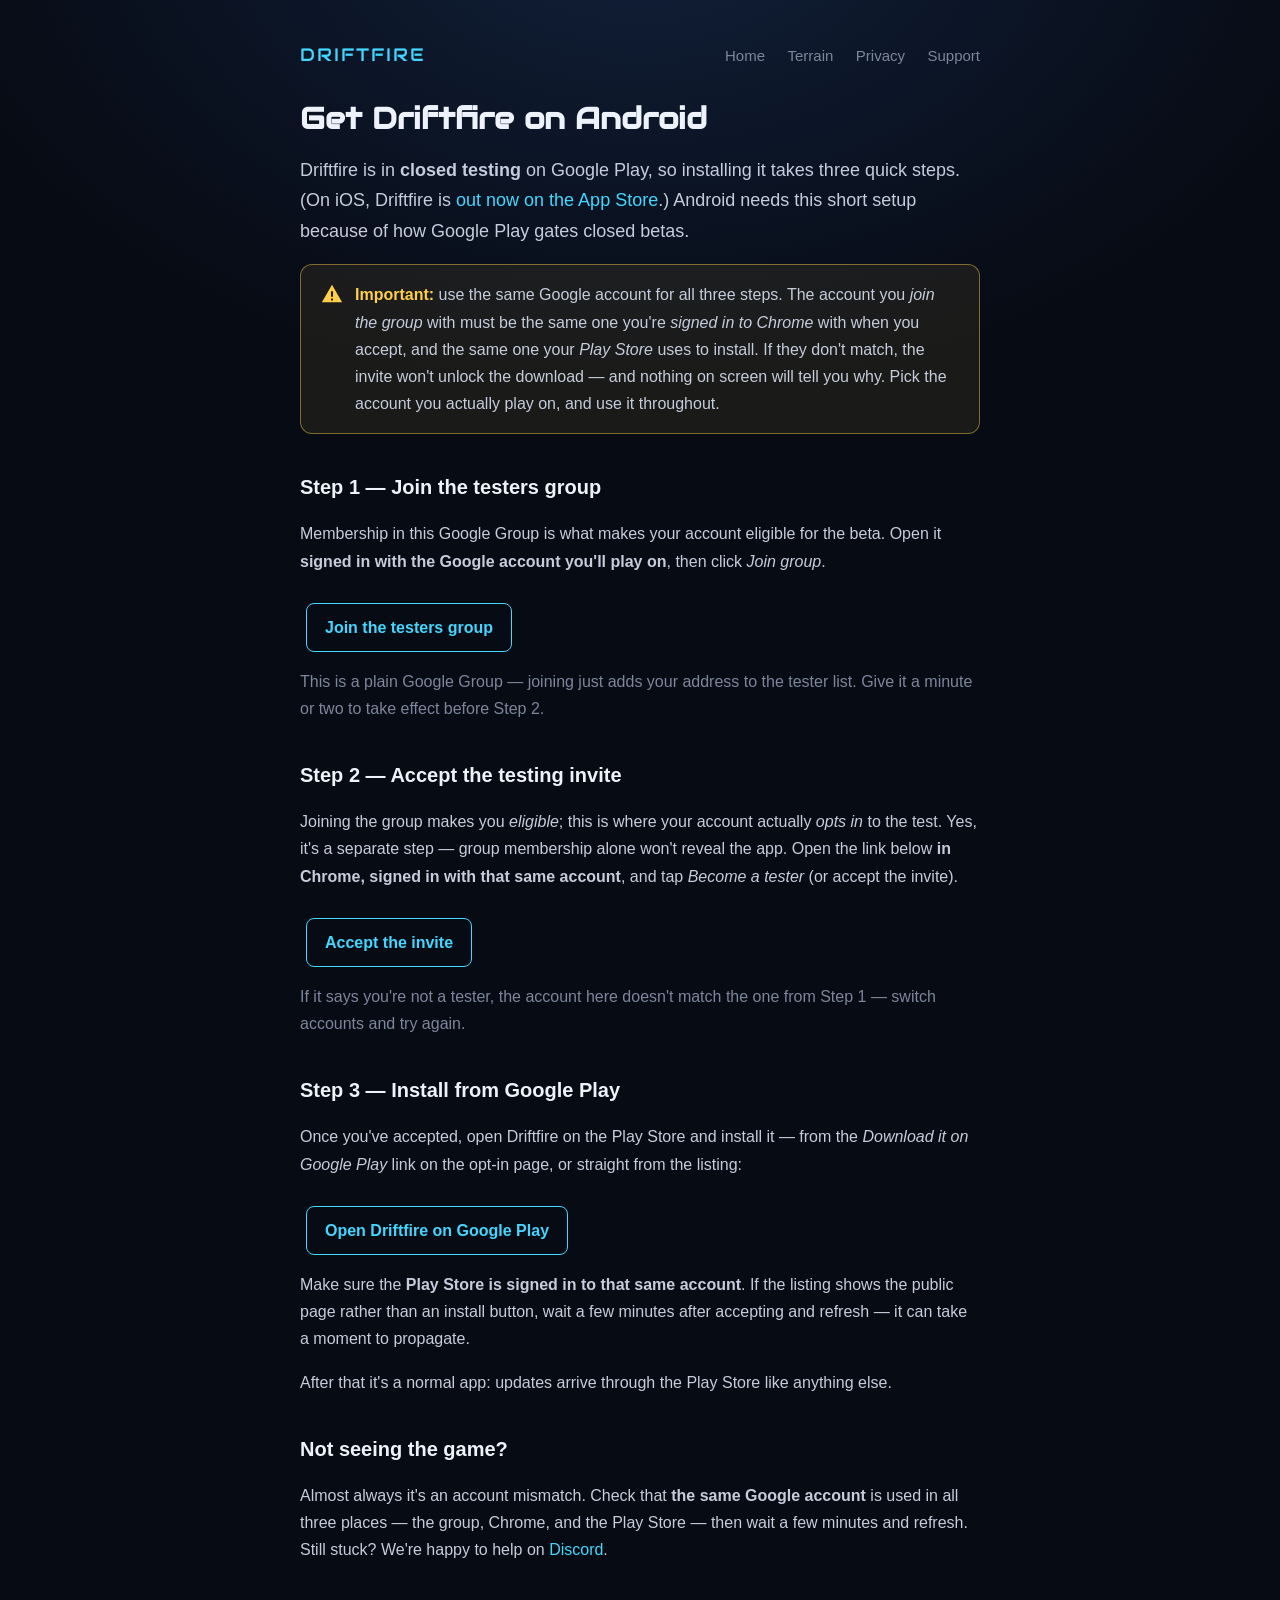
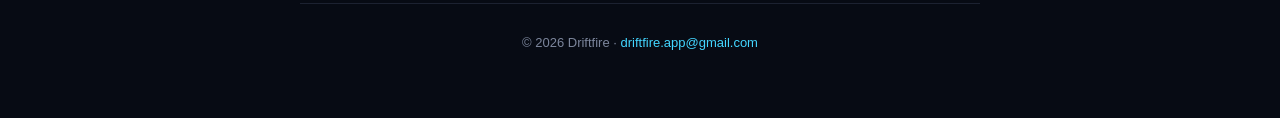
<file: android-beta.html>
<!doctype html>
<html lang="en">
<head>
  <meta charset="utf-8">
  <meta name="viewport" content="width=device-width, initial-scale=1">
  <title>Android beta &middot; Driftfire</title>
  <meta name="description" content="How to install the Driftfire Android beta: join the testers group, accept the invite, and download from Google Play — all with the same Google account.">
  <link rel="stylesheet" href="style.css?v=6">
  <link rel="icon" href="assets/hero.png?v=2">
</head>
<body>
  <div class="wrap">
    <header class="site">
      <a class="brand" href="./">DRIFTFIRE</a>
      <nav>
        <a href="./">Home</a>
        <a href="gallery.html">Terrain</a>
        <a href="privacy.html">Privacy</a>
        <a href="support.html">Support</a>
      </nav>
    </header>

    <h1>Get Driftfire on Android</h1>
    <p class="lead">Driftfire is in <strong>closed testing</strong> on Google Play, so installing it
      takes three quick steps. (On iOS, Driftfire is
      <a href="https://apps.apple.com/us/app/driftfire/id6785091881">out now on the App Store</a>.)
      Android needs this short setup because of how Google Play gates closed betas.</p>

    <div class="card callout-warn">
      <span class="callout-icon" aria-hidden="true">
        <svg viewBox="0 0 24 24">
          <path fill="currentColor" d="M12 2 1 21h22L12 2z"/>
          <path fill="#070b14" d="M11 9h2v6h-2zM11 17h2v2h-2z"/>
        </svg>
      </span>
      <p><strong>Important:</strong> use the same Google account for all three steps. The account you
        <em>join the group</em> with must be the same one you're <em>signed in to Chrome</em> with
        when you accept, and the same one your <em>Play Store</em> uses to install. If they don't
        match, the invite won't unlock the download — and nothing on screen will tell you why. Pick
        the account you actually play on, and use it throughout.</p>
    </div>

    <h2>Step 1 — Join the testers group</h2>
    <p>Membership in this Google Group is what makes your account eligible for the beta. Open it
      <strong>signed in with the Google account you'll play on</strong>, then click <em>Join
      group</em>.</p>
    <div class="btns">
      <a class="btn" href="https://groups.google.com/g/driftfireplay.testers">Join the testers group</a>
    </div>
    <p class="muted">This is a plain Google Group — joining just adds your address to the tester
      list. Give it a minute or two to take effect before Step 2.</p>

    <h2>Step 2 — Accept the testing invite</h2>
    <p>Joining the group makes you <em>eligible</em>; this is where your account actually
      <em>opts in</em> to the test. Yes, it's a separate step — group membership alone won't reveal
      the app. Open the link below <strong>in Chrome, signed in with that same account</strong>, and
      tap <em>Become a tester</em> (or accept the invite).</p>
    <div class="btns">
      <a class="btn" href="https://play.google.com/apps/testing/app.driftfire.game">Accept the invite</a>
    </div>
    <p class="muted">If it says you're not a tester, the account here doesn't match the one from
      Step 1 — switch accounts and try again.</p>

    <h2>Step 3 — Install from Google Play</h2>
    <p>Once you've accepted, open Driftfire on the Play Store and install it — from the
      <em>Download it on Google Play</em> link on the opt-in page, or straight from the listing:</p>
    <div class="btns">
      <a class="btn" href="https://play.google.com/store/apps/details?id=app.driftfire.game">Open Driftfire on Google Play</a>
    </div>
    <p>Make sure the <strong>Play Store is signed in to that same account</strong>. If the listing
      shows the public page rather than an install button, wait a few minutes after accepting and
      refresh — it can take a moment to propagate.</p>
    <p>After that it's a normal app: updates arrive through the Play Store like anything else.</p>

    <h2>Not seeing the game?</h2>
    <p>Almost always it's an account mismatch. Check that <strong>the same Google account</strong> is
      used in all three places — the group, Chrome, and the Play Store — then wait a few minutes and
      refresh. Still stuck? We're happy to help on
      <a href="https://discord.gg/fnXEzUDzbh">Discord</a>.</p>

    <footer class="site">
      &copy; 2026 Driftfire &middot;
      <a href="mailto:driftfire.app@gmail.com">driftfire.app@gmail.com</a>
    </footer>
  </div>
</body>
</html>
</file>
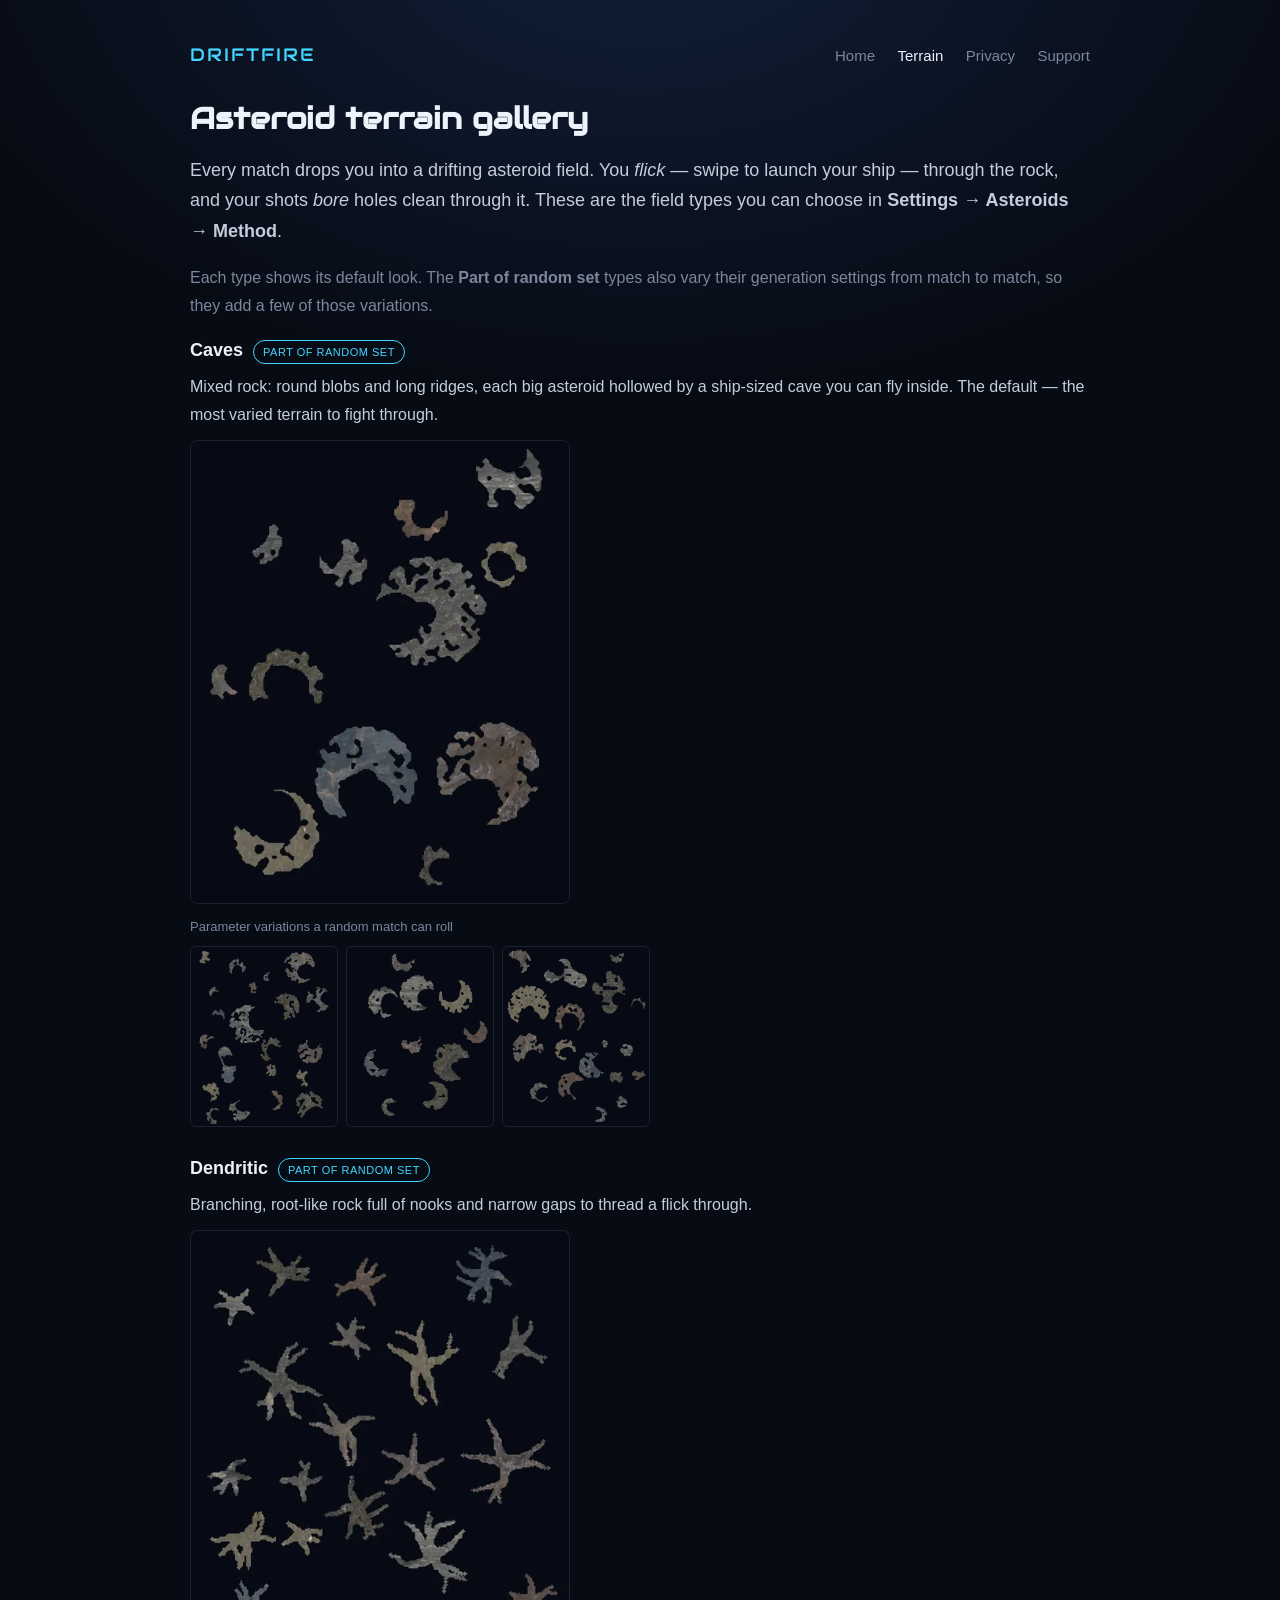
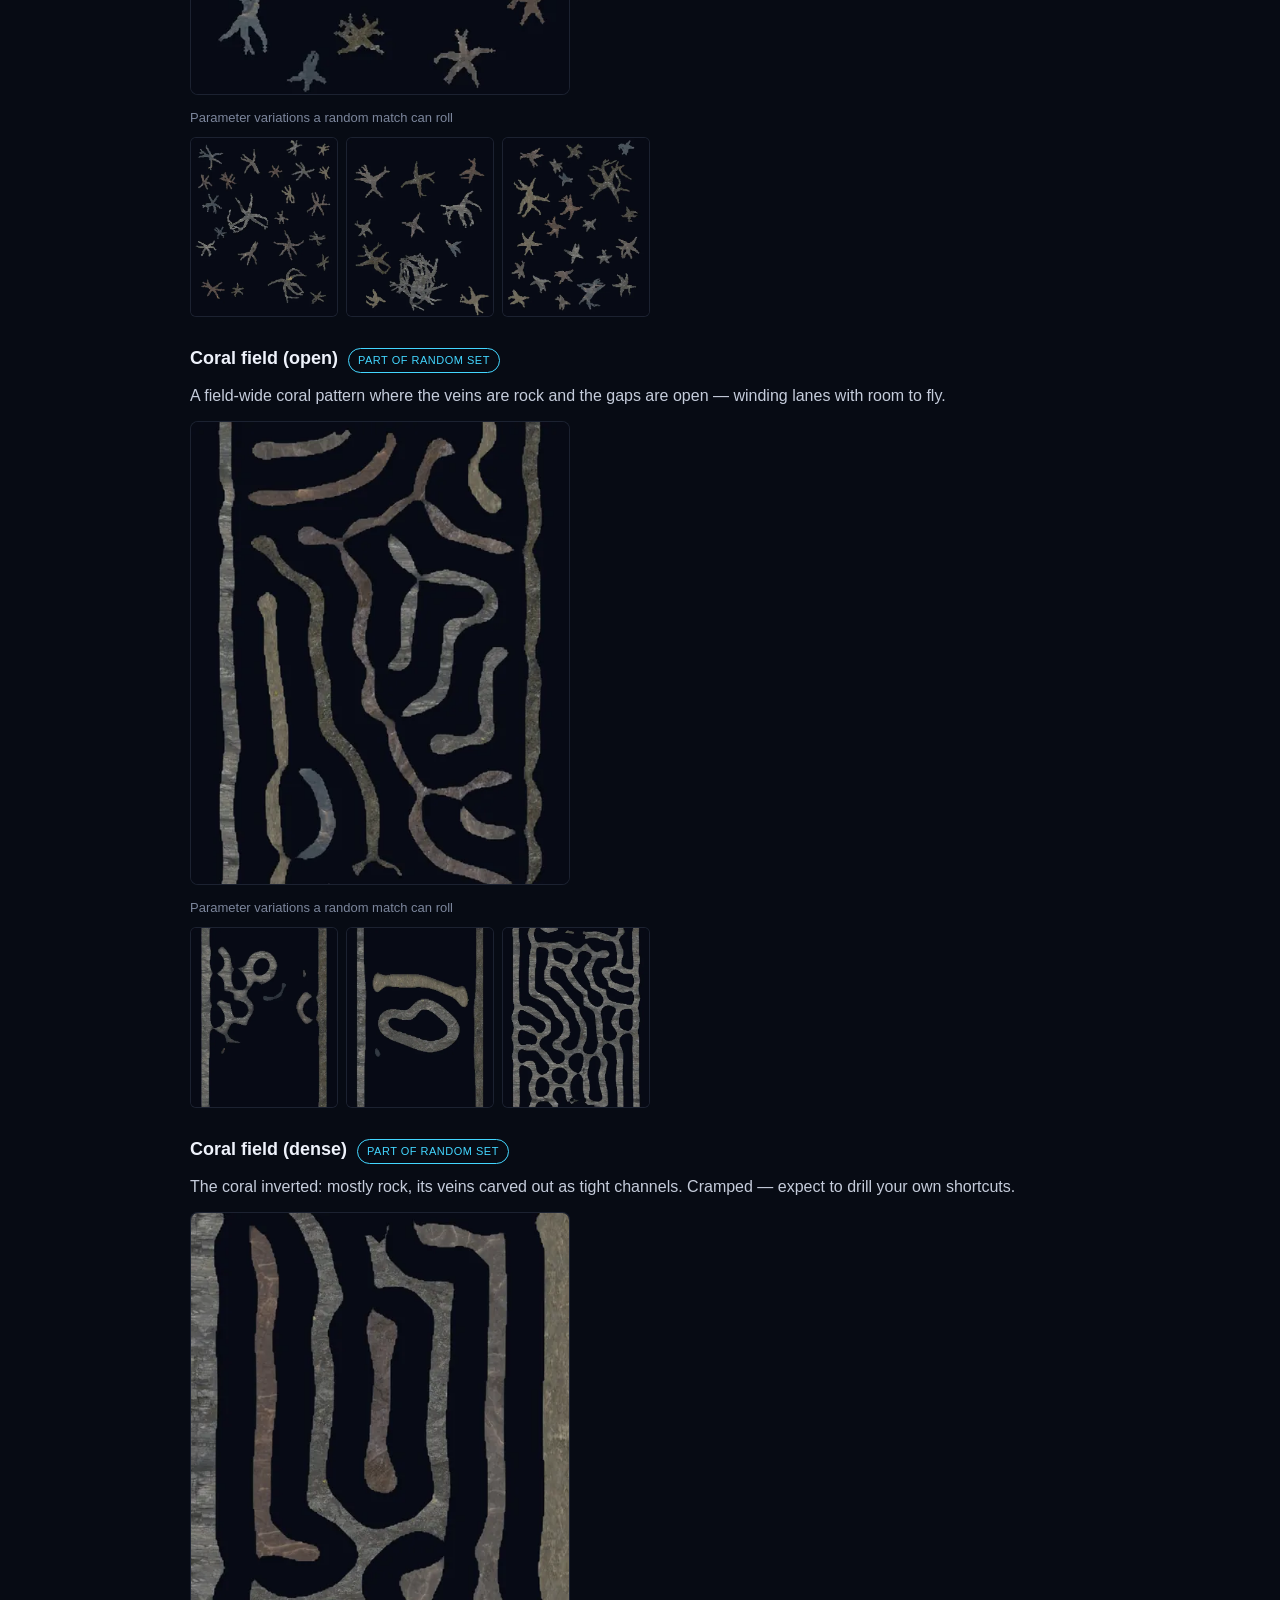
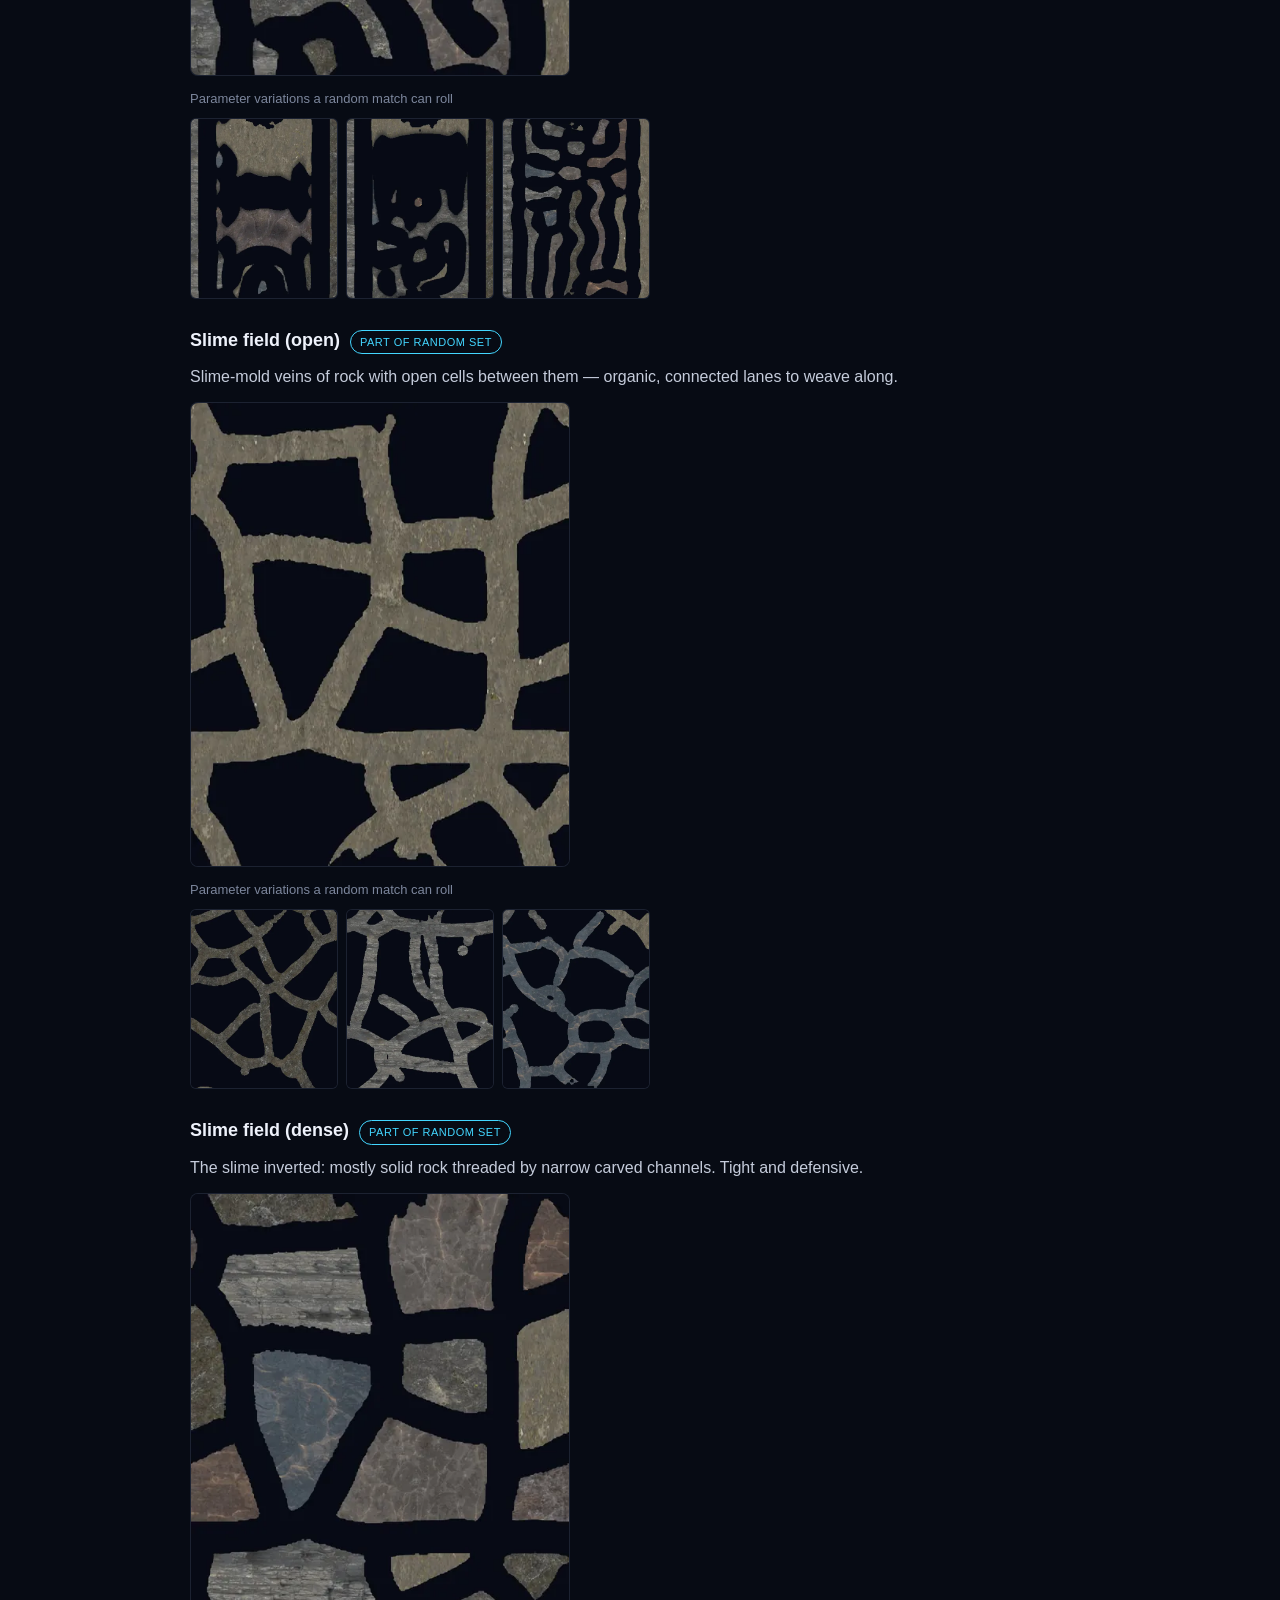
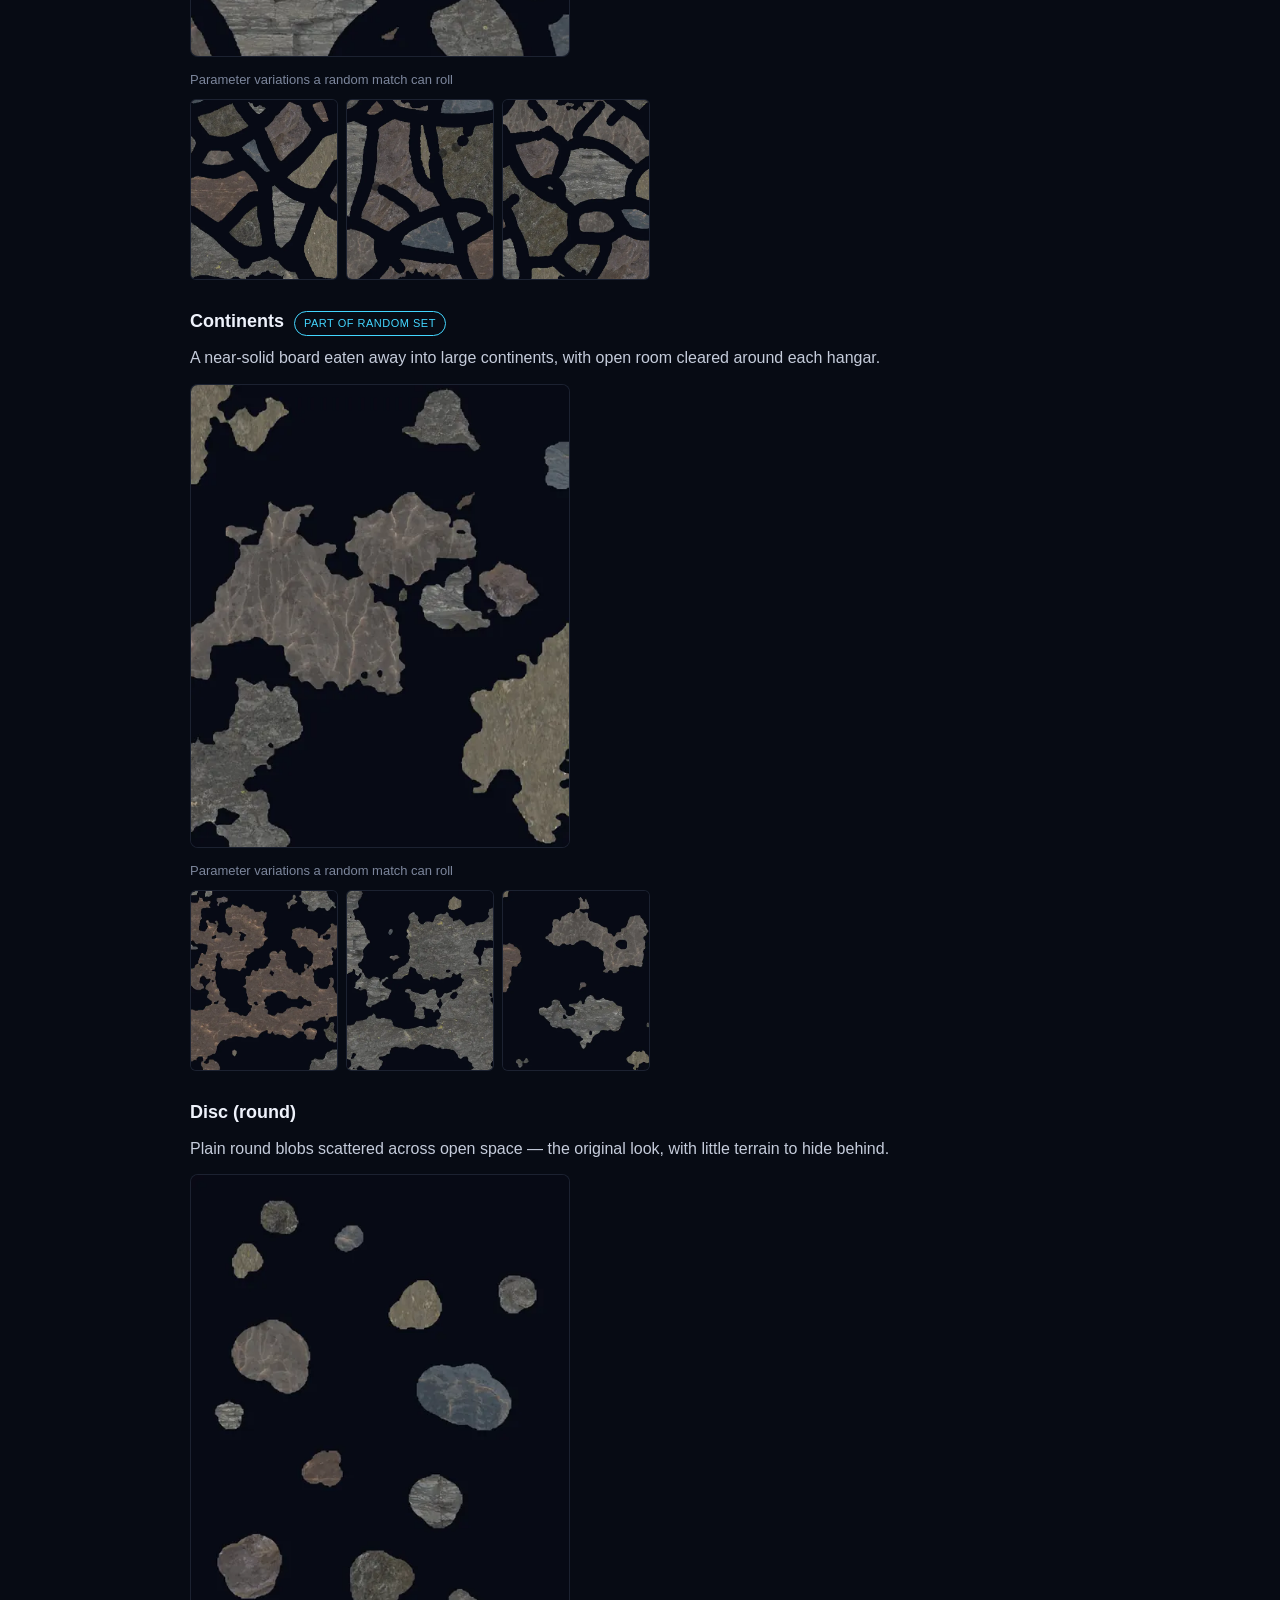
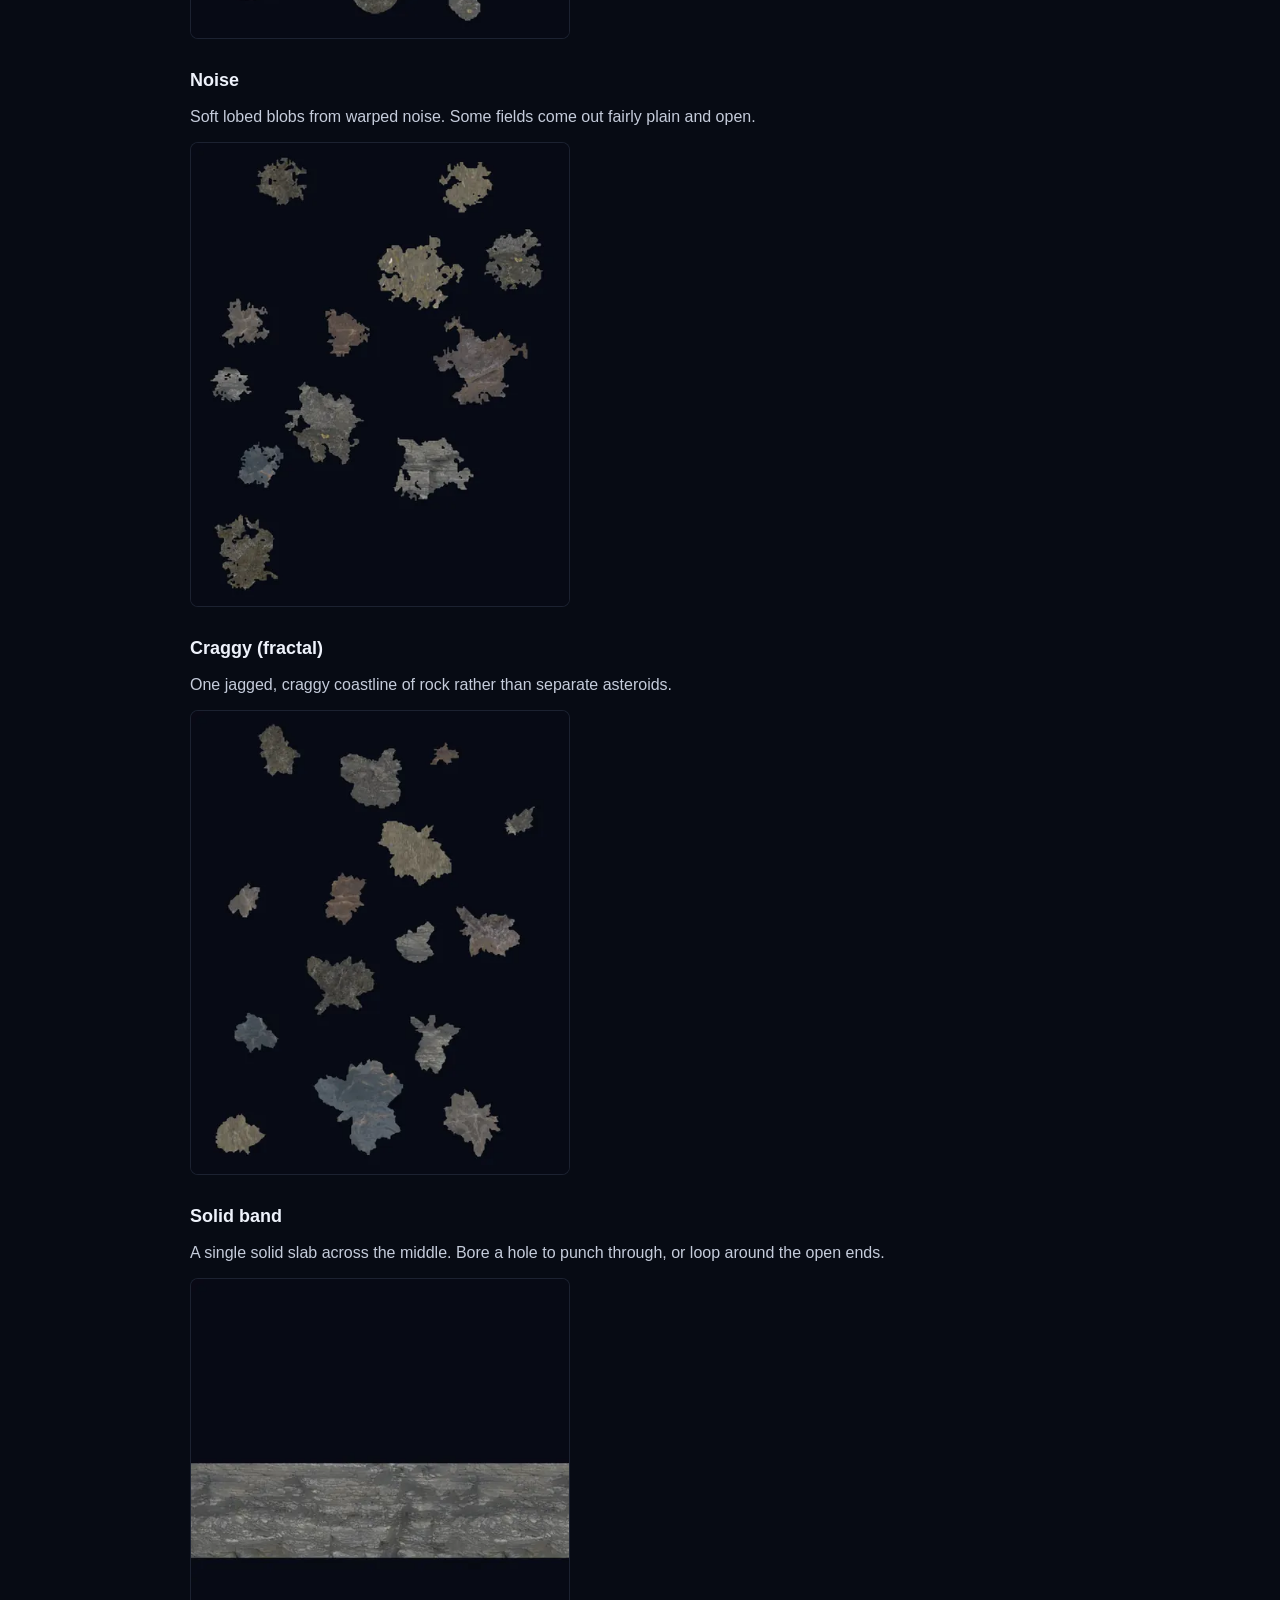
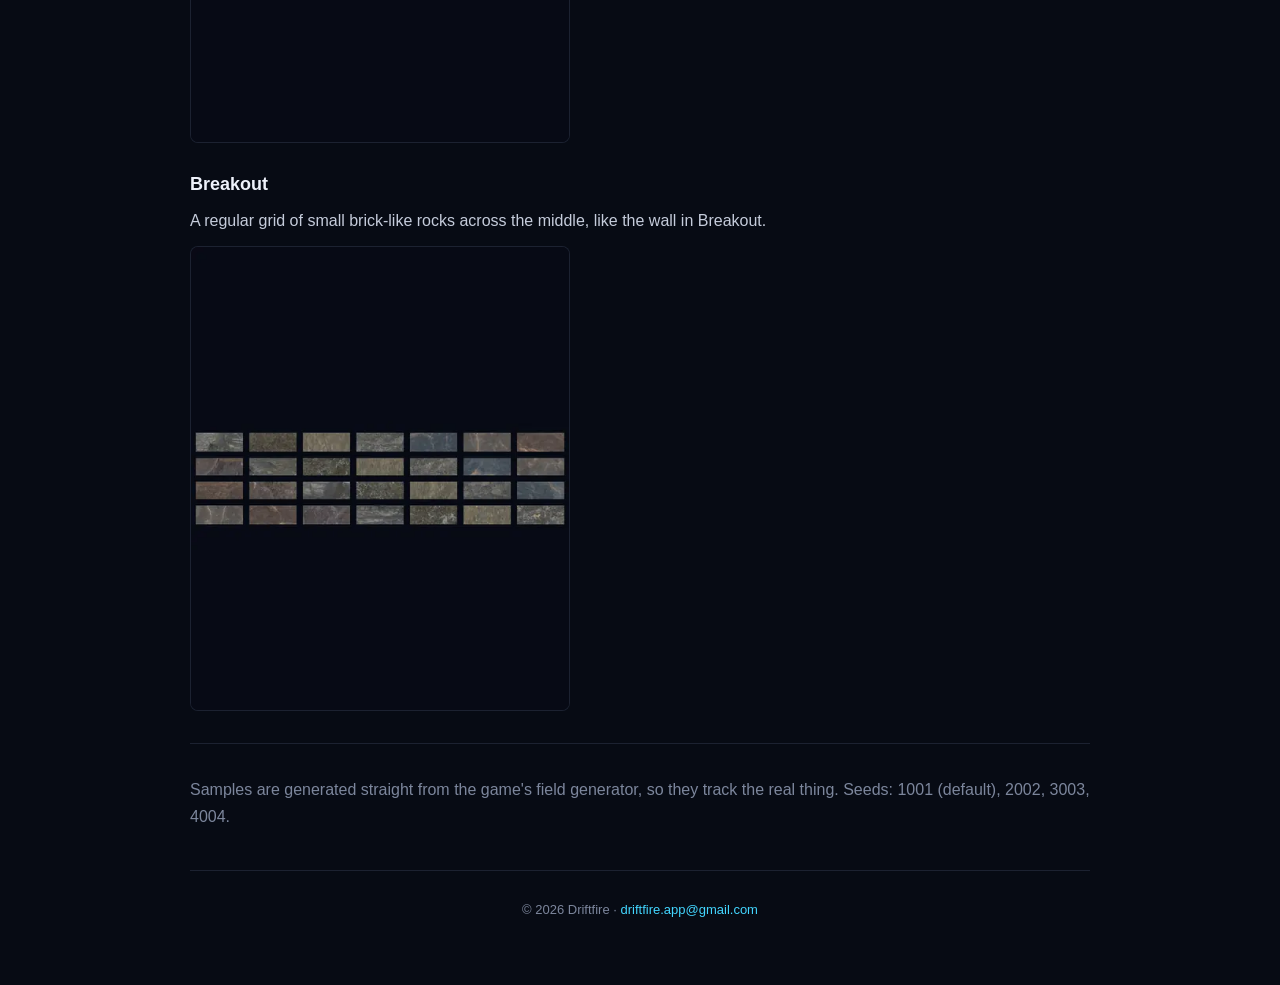
<file: gallery.html>
<!doctype html>
<html lang="en">
<head>
  <meta charset="utf-8">
  <meta name="viewport" content="width=device-width, initial-scale=1">
  <title>Driftfire — Asteroid terrain gallery</title>
  <meta name="description" content="Every asteroid-field type in Driftfire, with sample boards so you can see at a glance what each generation method looks like.">
  <link rel="stylesheet" href="style.css?v=6">
  <link rel="icon" href="assets/hero.png?v=2">
</head>
<body>
  <div class="wrap wrap-wide">
    <header class="site">
      <a class="brand" href="./">DRIFTFIRE</a>
      <nav>
        <a href="./">Home</a>
        <a href="gallery.html" aria-current="page">Terrain</a>
        <a href="privacy.html">Privacy</a>
        <a href="support.html">Support</a>
      </nav>
    </header>

    <h1>Asteroid terrain gallery</h1>
    <p class="lead">Every match drops you into a drifting asteroid field. You <em>flick</em> — swipe
      to launch your ship — through the rock, and your shots <em>bore</em> holes clean through it.
      These are the field types you can choose in <strong>Settings &rarr; Asteroids &rarr; Method</strong>.</p>
    <p class="muted">Each type shows its default look. The <strong>Part of random set</strong> types
      also vary their generation settings from match to match, so they add a few of those variations.</p>
    <article class="style" id="caves">
      <div class="style-head"><h3>Caves</h3><span class="tag tag-rec">Part of random set</span></div>
      <p class="desc">Mixed rock: round blobs and long ridges, each big asteroid hollowed by a ship-sized cave you can fly inside. The default — the most varied terrain to fight through.</p>
      <div class="lead-shot"><img src="assets/asteroid-gallery/caves_1001.webp?v=2" alt="Caves asteroid field" width="480" height="587" loading="lazy" decoding="async"></div>
      <div class="variations">
        <p class="vary-label">Parameter variations a random match can roll</p>
        <div class="vary-shots">
          <img src="assets/asteroid-gallery/caves_2002.webp?v=2" alt="Caves parameter variation 1" width="480" height="587" loading="lazy" decoding="async">
          <img src="assets/asteroid-gallery/caves_3003.webp?v=2" alt="Caves parameter variation 2" width="480" height="587" loading="lazy" decoding="async">
          <img src="assets/asteroid-gallery/caves_4004.webp?v=2" alt="Caves parameter variation 3" width="480" height="587" loading="lazy" decoding="async">
        </div>
      </div>
    </article>
    <article class="style" id="dendritic">
      <div class="style-head"><h3>Dendritic</h3><span class="tag tag-rec">Part of random set</span></div>
      <p class="desc">Branching, root-like rock full of nooks and narrow gaps to thread a flick through.</p>
      <div class="lead-shot"><img src="assets/asteroid-gallery/dendritic_1001.webp?v=2" alt="Dendritic asteroid field" width="480" height="587" loading="lazy" decoding="async"></div>
      <div class="variations">
        <p class="vary-label">Parameter variations a random match can roll</p>
        <div class="vary-shots">
          <img src="assets/asteroid-gallery/dendritic_2002.webp?v=2" alt="Dendritic parameter variation 1" width="480" height="587" loading="lazy" decoding="async">
          <img src="assets/asteroid-gallery/dendritic_3003.webp?v=2" alt="Dendritic parameter variation 2" width="480" height="587" loading="lazy" decoding="async">
          <img src="assets/asteroid-gallery/dendritic_4004.webp?v=2" alt="Dendritic parameter variation 3" width="480" height="587" loading="lazy" decoding="async">
        </div>
      </div>
    </article>
    <article class="style" id="coral_open">
      <div class="style-head"><h3>Coral field (open)</h3><span class="tag tag-rec">Part of random set</span></div>
      <p class="desc">A field-wide coral pattern where the veins are rock and the gaps are open — winding lanes with room to fly.</p>
      <div class="lead-shot"><img src="assets/asteroid-gallery/coral_open_1001.webp?v=2" alt="Coral field (open) asteroid field" width="480" height="587" loading="lazy" decoding="async"></div>
      <div class="variations">
        <p class="vary-label">Parameter variations a random match can roll</p>
        <div class="vary-shots">
          <img src="assets/asteroid-gallery/coral_open_2002.webp?v=2" alt="Coral field (open) parameter variation 1" width="480" height="587" loading="lazy" decoding="async">
          <img src="assets/asteroid-gallery/coral_open_3003.webp?v=2" alt="Coral field (open) parameter variation 2" width="480" height="587" loading="lazy" decoding="async">
          <img src="assets/asteroid-gallery/coral_open_4004.webp?v=2" alt="Coral field (open) parameter variation 3" width="480" height="587" loading="lazy" decoding="async">
        </div>
      </div>
    </article>
    <article class="style" id="coral_dense">
      <div class="style-head"><h3>Coral field (dense)</h3><span class="tag tag-rec">Part of random set</span></div>
      <p class="desc">The coral inverted: mostly rock, its veins carved out as tight channels. Cramped — expect to drill your own shortcuts.</p>
      <div class="lead-shot"><img src="assets/asteroid-gallery/coral_dense_1001.webp?v=2" alt="Coral field (dense) asteroid field" width="480" height="587" loading="lazy" decoding="async"></div>
      <div class="variations">
        <p class="vary-label">Parameter variations a random match can roll</p>
        <div class="vary-shots">
          <img src="assets/asteroid-gallery/coral_dense_2002.webp?v=2" alt="Coral field (dense) parameter variation 1" width="480" height="587" loading="lazy" decoding="async">
          <img src="assets/asteroid-gallery/coral_dense_3003.webp?v=2" alt="Coral field (dense) parameter variation 2" width="480" height="587" loading="lazy" decoding="async">
          <img src="assets/asteroid-gallery/coral_dense_4004.webp?v=2" alt="Coral field (dense) parameter variation 3" width="480" height="587" loading="lazy" decoding="async">
        </div>
      </div>
    </article>
    <article class="style" id="slime_open">
      <div class="style-head"><h3>Slime field (open)</h3><span class="tag tag-rec">Part of random set</span></div>
      <p class="desc">Slime-mold veins of rock with open cells between them — organic, connected lanes to weave along.</p>
      <div class="lead-shot"><img src="assets/asteroid-gallery/slime_open_1001.webp?v=2" alt="Slime field (open) asteroid field" width="480" height="587" loading="lazy" decoding="async"></div>
      <div class="variations">
        <p class="vary-label">Parameter variations a random match can roll</p>
        <div class="vary-shots">
          <img src="assets/asteroid-gallery/slime_open_2002.webp?v=2" alt="Slime field (open) parameter variation 1" width="480" height="587" loading="lazy" decoding="async">
          <img src="assets/asteroid-gallery/slime_open_3003.webp?v=2" alt="Slime field (open) parameter variation 2" width="480" height="587" loading="lazy" decoding="async">
          <img src="assets/asteroid-gallery/slime_open_4004.webp?v=2" alt="Slime field (open) parameter variation 3" width="480" height="587" loading="lazy" decoding="async">
        </div>
      </div>
    </article>
    <article class="style" id="slime_dense">
      <div class="style-head"><h3>Slime field (dense)</h3><span class="tag tag-rec">Part of random set</span></div>
      <p class="desc">The slime inverted: mostly solid rock threaded by narrow carved channels. Tight and defensive.</p>
      <div class="lead-shot"><img src="assets/asteroid-gallery/slime_dense_1001.webp?v=2" alt="Slime field (dense) asteroid field" width="480" height="587" loading="lazy" decoding="async"></div>
      <div class="variations">
        <p class="vary-label">Parameter variations a random match can roll</p>
        <div class="vary-shots">
          <img src="assets/asteroid-gallery/slime_dense_2002.webp?v=2" alt="Slime field (dense) parameter variation 1" width="480" height="587" loading="lazy" decoding="async">
          <img src="assets/asteroid-gallery/slime_dense_3003.webp?v=2" alt="Slime field (dense) parameter variation 2" width="480" height="587" loading="lazy" decoding="async">
          <img src="assets/asteroid-gallery/slime_dense_4004.webp?v=2" alt="Slime field (dense) parameter variation 3" width="480" height="587" loading="lazy" decoding="async">
        </div>
      </div>
    </article>
    <article class="style" id="erosion">
      <div class="style-head"><h3>Continents</h3><span class="tag tag-rec">Part of random set</span></div>
      <p class="desc">A near-solid board eaten away into large continents, with open room cleared around each hangar.</p>
      <div class="lead-shot"><img src="assets/asteroid-gallery/erosion_1001.webp?v=2" alt="Continents asteroid field" width="480" height="587" loading="lazy" decoding="async"></div>
      <div class="variations">
        <p class="vary-label">Parameter variations a random match can roll</p>
        <div class="vary-shots">
          <img src="assets/asteroid-gallery/erosion_2002.webp?v=2" alt="Continents parameter variation 1" width="480" height="587" loading="lazy" decoding="async">
          <img src="assets/asteroid-gallery/erosion_3003.webp?v=2" alt="Continents parameter variation 2" width="480" height="587" loading="lazy" decoding="async">
          <img src="assets/asteroid-gallery/erosion_4004.webp?v=2" alt="Continents parameter variation 3" width="480" height="587" loading="lazy" decoding="async">
        </div>
      </div>
    </article>
    <article class="style" id="disc">
      <div class="style-head"><h3>Disc (round)</h3></div>
      <p class="desc">Plain round blobs scattered across open space — the original look, with little terrain to hide behind.</p>
      <div class="lead-shot"><img src="assets/asteroid-gallery/disc_1001.webp?v=2" alt="Disc (round) asteroid field" width="480" height="587" loading="lazy" decoding="async"></div>
    </article>
    <article class="style" id="noise">
      <div class="style-head"><h3>Noise</h3></div>
      <p class="desc">Soft lobed blobs from warped noise. Some fields come out fairly plain and open.</p>
      <div class="lead-shot"><img src="assets/asteroid-gallery/noise_1001.webp?v=2" alt="Noise asteroid field" width="480" height="587" loading="lazy" decoding="async"></div>
    </article>
    <article class="style" id="fractal">
      <div class="style-head"><h3>Craggy (fractal)</h3></div>
      <p class="desc">One jagged, craggy coastline of rock rather than separate asteroids.</p>
      <div class="lead-shot"><img src="assets/asteroid-gallery/fractal_1001.webp?v=2" alt="Craggy (fractal) asteroid field" width="480" height="587" loading="lazy" decoding="async"></div>
    </article>
    <article class="style" id="band">
      <div class="style-head"><h3>Solid band</h3></div>
      <p class="desc">A single solid slab across the middle. Bore a hole to punch through, or loop around the open ends.</p>
      <div class="lead-shot"><img src="assets/asteroid-gallery/band_1001.webp?v=2" alt="Solid band asteroid field" width="480" height="587" loading="lazy" decoding="async"></div>
    </article>
    <article class="style" id="breakout">
      <div class="style-head"><h3>Breakout</h3></div>
      <p class="desc">A regular grid of small brick-like rocks across the middle, like the wall in Breakout.</p>
      <div class="lead-shot"><img src="assets/asteroid-gallery/breakout_1001.webp?v=2" alt="Breakout asteroid field" width="480" height="587" loading="lazy" decoding="async"></div>
    </article>
    <hr>
    <p class="muted">Samples are generated straight from the game's field generator, so they track
      the real thing. Seeds: 1001 (default), 2002, 3003, 4004.</p>

    <footer class="site">
      &copy; 2026 Driftfire &middot;
      <a href="mailto:driftfire.app@gmail.com">driftfire.app@gmail.com</a>
    </footer>
  </div>
</body>
</html>
</file>
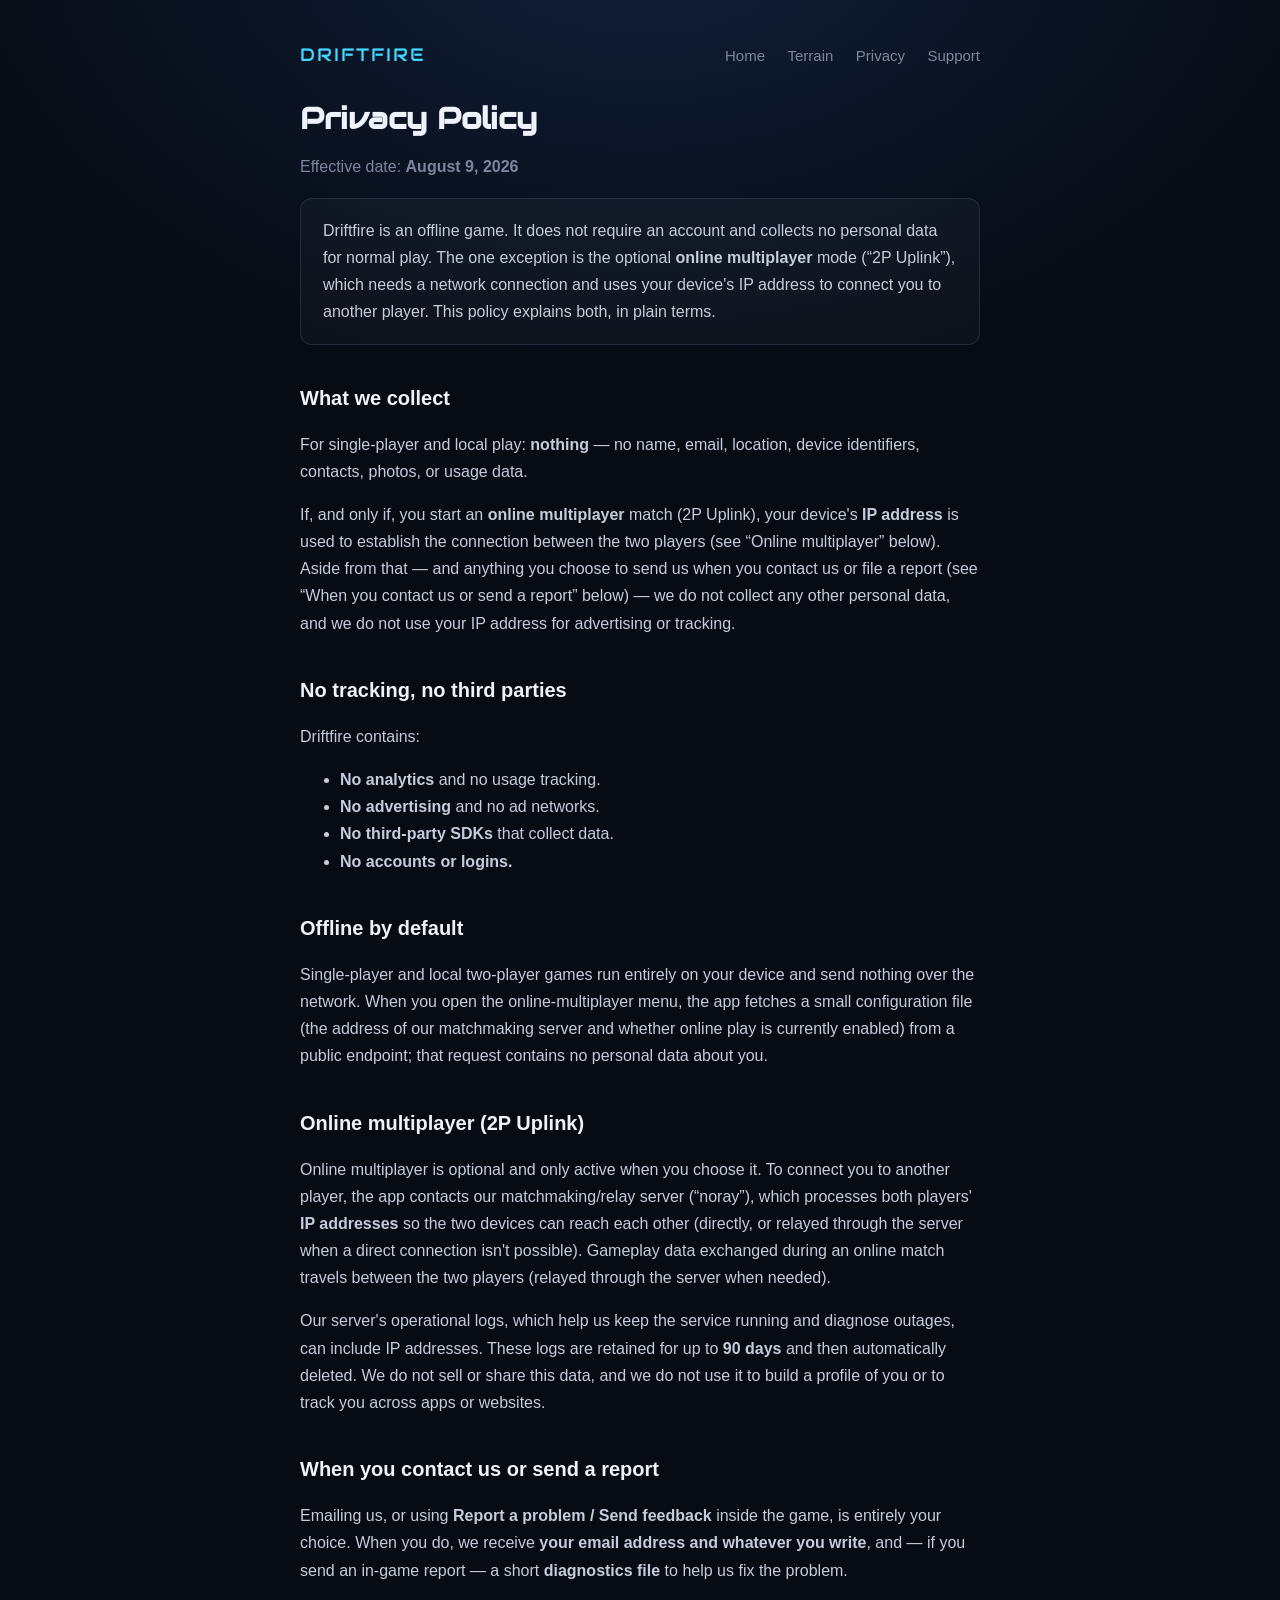
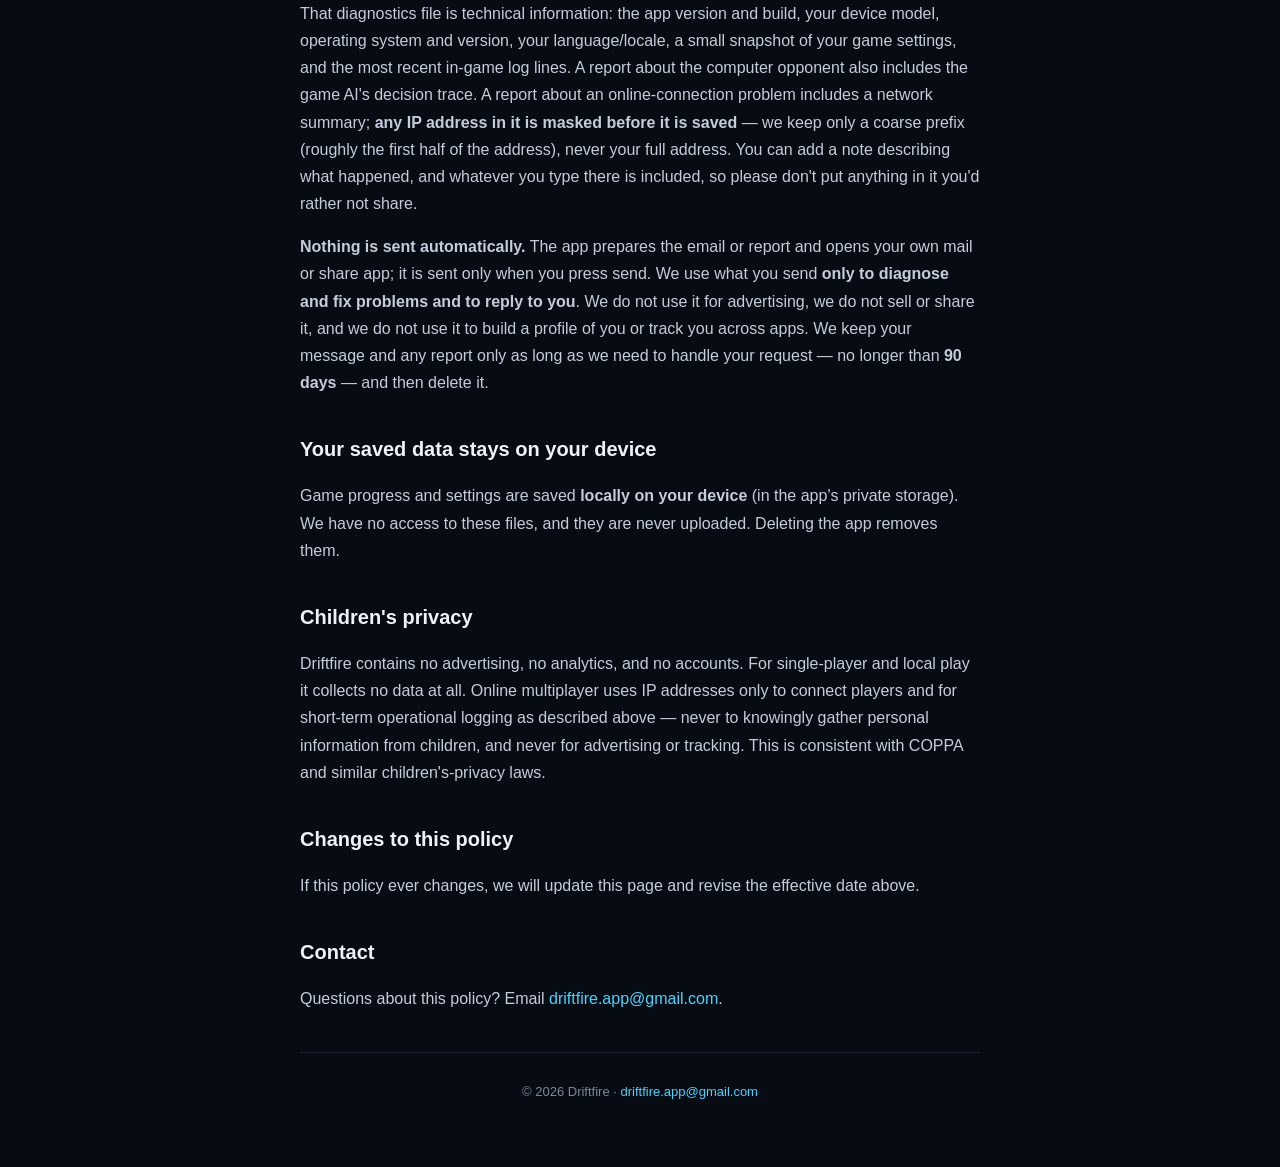
<file: privacy.html>
<!doctype html>
<html lang="en">
<head>
  <meta charset="utf-8">
  <meta name="viewport" content="width=device-width, initial-scale=1">
  <title>Privacy Policy &middot; Driftfire</title>
  <meta name="description" content="Driftfire's privacy policy — offline by default; optional online multiplayer uses your IP only to connect players.">
  <link rel="stylesheet" href="style.css?v=6">
  <link rel="icon" href="assets/hero.png?v=2">
</head>
<body>
  <div class="wrap">
    <header class="site">
      <a class="brand" href="./">DRIFTFIRE</a>
      <nav>
        <a href="./">Home</a>
        <a href="gallery.html">Terrain</a>
        <a href="privacy.html">Privacy</a>
        <a href="support.html">Support</a>
      </nav>
    </header>

    <h1>Privacy Policy</h1>
    <p class="muted">Effective date: <strong>August 9, 2026</strong></p>

    <div class="card">
      <p>Driftfire is an offline game. It does not require an account and collects no personal data
        for normal play. The one exception is the optional <strong>online multiplayer</strong> mode
        (&ldquo;2P Uplink&rdquo;), which needs a network connection and uses your device's IP address
        to connect you to another player. This policy explains both, in plain terms.</p>
    </div>

    <h2>What we collect</h2>
    <p>For single-player and local play: <strong>nothing</strong> — no name, email, location, device
      identifiers, contacts, photos, or usage data.</p>
    <p>If, and only if, you start an <strong>online multiplayer</strong> match (2P Uplink), your
      device's <strong>IP address</strong> is used to establish the connection between the two
      players (see &ldquo;Online multiplayer&rdquo; below). Aside from that — and anything you choose
      to send us when you contact us or file a report (see &ldquo;When you contact us or send a
      report&rdquo; below) — we do not collect any other personal data, and we do not use your IP
      address for advertising or tracking.</p>

    <h2>No tracking, no third parties</h2>
    <p>Driftfire contains:</p>
    <ul>
      <li><strong>No analytics</strong> and no usage tracking.</li>
      <li><strong>No advertising</strong> and no ad networks.</li>
      <li><strong>No third-party SDKs</strong> that collect data.</li>
      <li><strong>No accounts or logins.</strong></li>
    </ul>

    <h2>Offline by default</h2>
    <p>Single-player and local two-player games run entirely on your device and send nothing over the
      network. When you open the online-multiplayer menu, the app fetches a small configuration file
      (the address of our matchmaking server and whether online play is currently enabled) from a
      public endpoint; that request contains no personal data about you.</p>

    <h2>Online multiplayer (2P Uplink)</h2>
    <p>Online multiplayer is optional and only active when you choose it. To connect you to another
      player, the app contacts our matchmaking/relay server (&ldquo;noray&rdquo;), which processes
      both players' <strong>IP addresses</strong> so the two devices can reach each other (directly,
      or relayed through the server when a direct connection isn't possible). Gameplay data exchanged
      during an online match travels between the two players (relayed through the server when
      needed).</p>
    <p>Our server's operational logs, which help us keep the service running and diagnose outages,
      can include IP addresses. These logs are retained for up to <strong>90 days</strong> and then
      automatically deleted. We do not sell or share this data, and we do not use it to build a
      profile of you or to track you across apps or websites.</p>

    <h2>When you contact us or send a report</h2>
    <p>Emailing us, or using <strong>Report a problem / Send feedback</strong> inside the game, is
      entirely your choice. When you do, we receive <strong>your email address and whatever you
      write</strong>, and — if you send an in-game report — a short <strong>diagnostics file</strong>
      to help us fix the problem.</p>
    <p>That diagnostics file is technical information: the app version and build, your device model,
      operating system and version, your language/locale, a small snapshot of your game settings, and
      the most recent in-game log lines. A report about the computer opponent also includes the game
      AI's decision trace. A report about an online-connection problem includes a network summary;
      <strong>any IP address in it is masked before it is saved</strong> — we keep only a coarse
      prefix (roughly the first half of the address), never your full address. You can add a note
      describing what happened, and whatever you type there is included, so please don't put anything
      in it you'd rather not share.</p>
    <p><strong>Nothing is sent automatically.</strong> The app prepares the email or report and opens
      your own mail or share app; it is sent only when you press send. We use what you send
      <strong>only to diagnose and fix problems and to reply to you</strong>. We do not use it for
      advertising, we do not sell or share it, and we do not use it to build a profile of you or track
      you across apps. We keep your message and any report only as long as we need to handle your
      request — no longer than <strong>90 days</strong> — and then delete it.</p>

    <h2>Your saved data stays on your device</h2>
    <p>Game progress and settings are saved <strong>locally on your device</strong> (in the app's
      private storage). We have no access to these files, and they are never uploaded. Deleting the
      app removes them.</p>

    <h2>Children's privacy</h2>
    <p>Driftfire contains no advertising, no analytics, and no accounts. For single-player and local
      play it collects no data at all. Online multiplayer uses IP addresses only to connect players
      and for short-term operational logging as described above — never to knowingly gather personal
      information from children, and never for advertising or tracking. This is consistent with COPPA
      and similar children's-privacy laws.</p>

    <h2>Changes to this policy</h2>
    <p>If this policy ever changes, we will update this page and revise the effective date above.</p>

    <h2>Contact</h2>
    <p>Questions about this policy? Email
      <a href="mailto:driftfire.app@gmail.com">driftfire.app@gmail.com</a>.</p>

    <footer class="site">
      &copy; 2026 Driftfire &middot;
      <a href="mailto:driftfire.app@gmail.com">driftfire.app@gmail.com</a>
    </footer>
  </div>
</body>
</html>
</file>
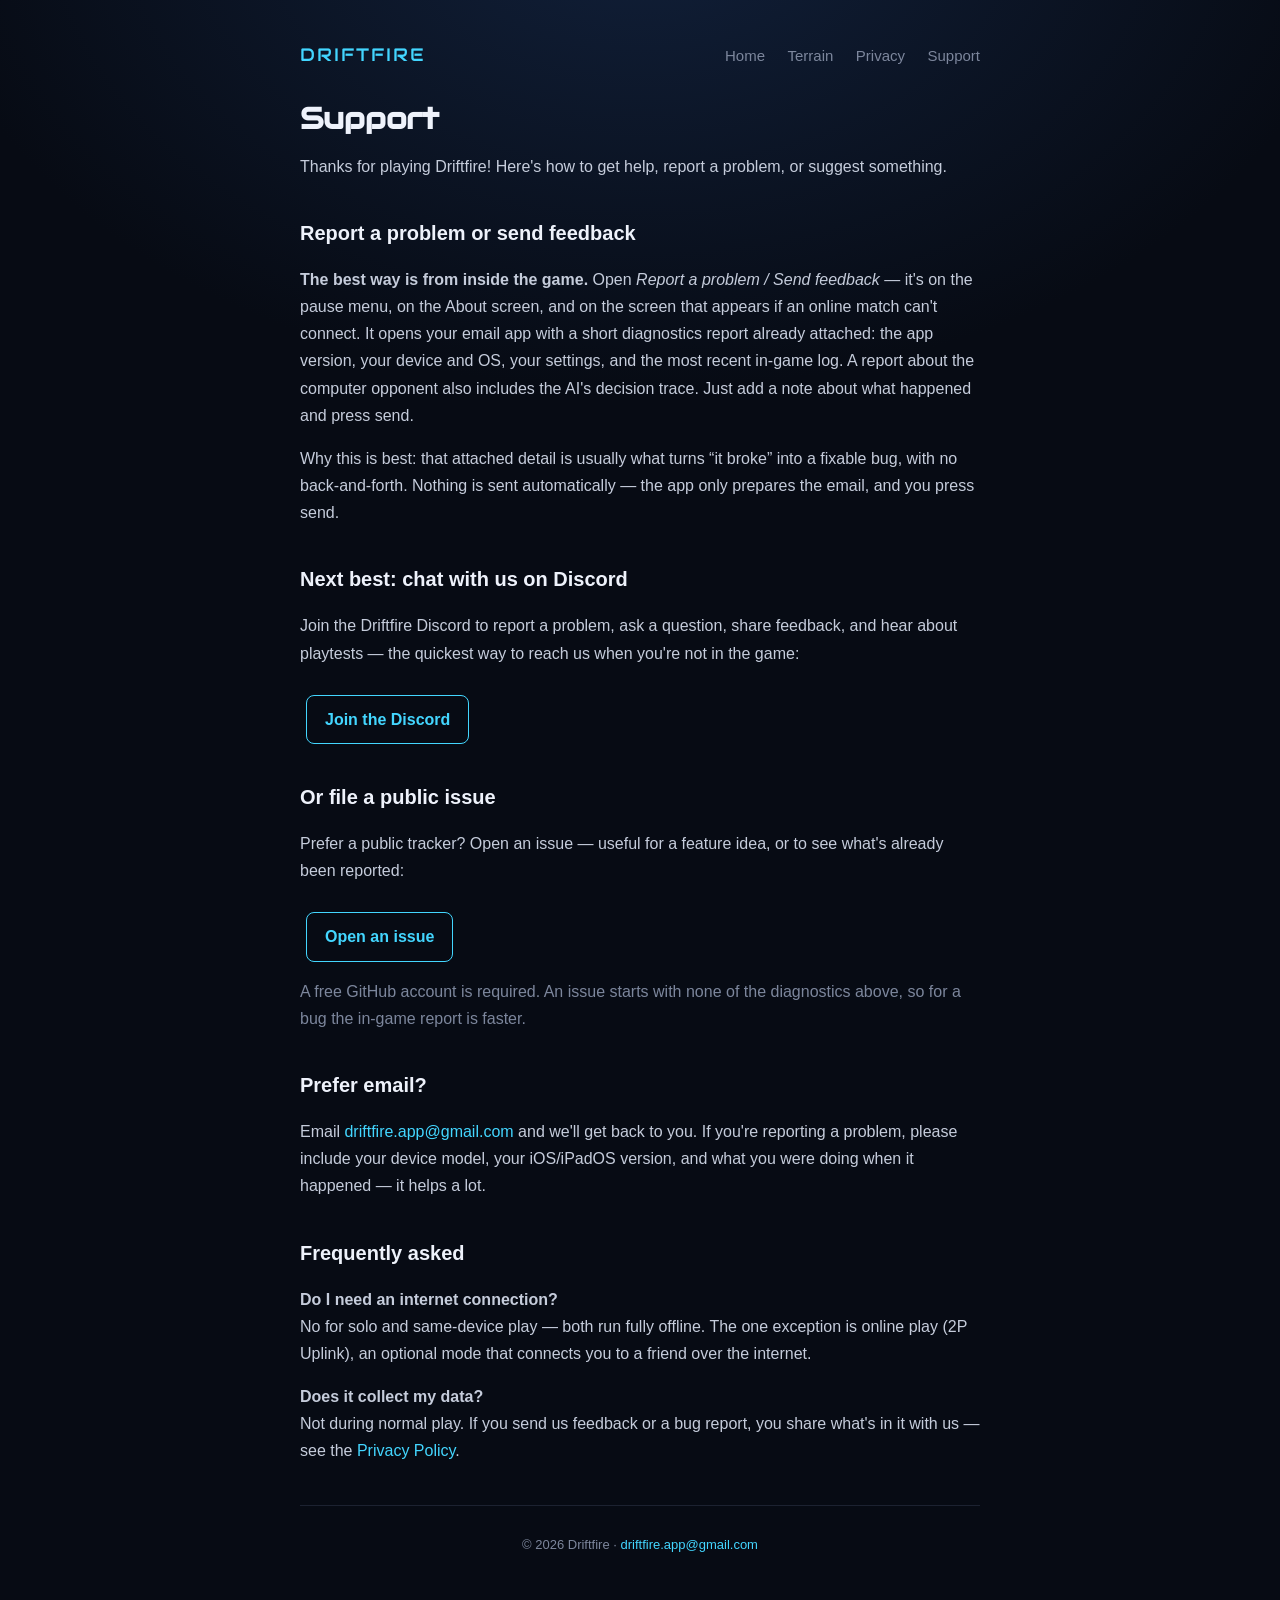
<file: support.html>
<!doctype html>
<html lang="en">
<head>
  <meta charset="utf-8">
  <meta name="viewport" content="width=device-width, initial-scale=1">
  <title>Support &middot; Driftfire</title>
  <meta name="description" content="Get help with Driftfire, report a bug, or suggest a feature.">
  <link rel="stylesheet" href="style.css?v=6">
  <link rel="icon" href="assets/hero.png?v=2">
</head>
<body>
  <div class="wrap">
    <header class="site">
      <a class="brand" href="./">DRIFTFIRE</a>
      <nav>
        <a href="./">Home</a>
        <a href="gallery.html">Terrain</a>
        <a href="privacy.html">Privacy</a>
        <a href="support.html">Support</a>
      </nav>
    </header>

    <h1>Support</h1>
    <p>Thanks for playing Driftfire! Here's how to get help, report a problem, or suggest something.</p>

    <h2>Report a problem or send feedback</h2>
    <p><strong>The best way is from inside the game.</strong> Open
      <em>Report a problem / Send feedback</em> — it's on the pause menu, on the About screen, and on
      the screen that appears if an online match can't connect. It opens your email app with a short
      diagnostics report already attached: the app version, your device and OS, your settings, and the
      most recent in-game log. A report about the computer opponent also includes the AI's decision
      trace. Just add a note about what happened and press send.</p>
    <p>Why this is best: that attached detail is usually what turns &ldquo;it broke&rdquo; into a
      fixable bug, with no back-and-forth. Nothing is sent automatically — the app only prepares the
      email, and you press send.</p>

    <h2>Next best: chat with us on Discord</h2>
    <p>Join the Driftfire Discord to report a problem, ask a question, share feedback, and hear about
      playtests — the quickest way to reach us when you're not in the game:</p>
    <div class="btns">
      <a class="btn" href="https://discord.gg/fnXEzUDzbh">Join the Discord</a>
    </div>

    <h2>Or file a public issue</h2>
    <p>Prefer a public tracker? Open an issue — useful for a feature idea, or to see what's already
      been reported:</p>
    <div class="btns">
      <a class="btn" href="https://github.com/driftfire-app/driftfire-app.github.io/issues/new/choose">Open an issue</a>
    </div>
    <p class="muted">A free GitHub account is required. An issue starts with none of the diagnostics
      above, so for a bug the in-game report is faster.</p>

    <h2>Prefer email?</h2>
    <p>Email <a href="mailto:driftfire.app@gmail.com">driftfire.app@gmail.com</a> and we'll get back
      to you. If you're reporting a problem, please include your device model, your iOS/iPadOS
      version, and what you were doing when it happened — it helps a lot.</p>

    <h2>Frequently asked</h2>
    <p><strong>Do I need an internet connection?</strong><br>
      No for solo and same-device play — both run fully offline. The one exception is online play
      (2P Uplink), an optional mode that connects you to a friend over the internet.</p>
    <p><strong>Does it collect my data?</strong><br>
      Not during normal play. If you send us feedback or a bug report, you share what's in it with us
      — see the <a href="privacy.html">Privacy Policy</a>.</p>

    <footer class="site">
      &copy; 2026 Driftfire &middot;
      <a href="mailto:driftfire.app@gmail.com">driftfire.app@gmail.com</a>
    </footer>
  </div>
</body>
</html>
</file>
<file: style.css>
:root {
  --bg: #070b14;
  --panel: rgba(255, 255, 255, 0.03);
  --text: #c5ccdb;
  --head: #eef2fb;
  --muted: #7c869c;
  --accent: #43d6ff;
  --border: rgba(120, 140, 180, 0.18);
  --warn: #ffcf4a;
}
@font-face {
  font-family: "Audiowide";
  src: url("assets/fonts/Audiowide-Regular.ttf") format("truetype");
  font-display: swap;
}
* { box-sizing: border-box; }
html { -webkit-text-size-adjust: 100%; }
body {
  margin: 0;
  font: 16px/1.7 -apple-system, BlinkMacSystemFont, "Segoe UI", Roboto, Helvetica, Arial, sans-serif;
  color: var(--text);
  background: radial-gradient(1200px 800px at 50% -10%, #11203a 0%, #070b14 60%) no-repeat, var(--bg);
  background-attachment: fixed;
  min-height: 100vh;
}
.wrap { max-width: 720px; margin: 0 auto; padding: 32px 20px 64px; }
header.site {
  display: flex; align-items: center; justify-content: space-between;
  padding: 8px 0 24px; flex-wrap: wrap; gap: 8px;
}
header.site .brand {
  font-family: "Audiowide", system-ui, sans-serif; color: var(--accent); letter-spacing: 2px;
  text-decoration: none; font-size: 18px;
}
header.site nav a { color: var(--muted); text-decoration: none; margin-left: 18px; font-size: 15px; }
header.site nav a:hover { color: var(--accent); }
a { color: var(--accent); text-decoration: none; }
a:hover { text-decoration: underline; }
h1 { font-family: "Audiowide", system-ui, sans-serif; color: var(--head); font-size: 30px; line-height: 1.2; margin: 0.2em 0 0.4em; }
h2 { color: var(--head); font-size: 20px; margin: 1.8em 0 0.5em; }
.muted { color: var(--muted); }
.hero { text-align: center; padding: 8px 0; }
.hero img {
  width: 180px; height: 180px; border-radius: 36px;
  box-shadow: 0 12px 40px rgba(0, 0, 0, 0.5); border: 1px solid var(--border);
}
.hero h1 { margin-top: 18px; }
.lead { font-size: 18px; }
.badge {
  display: inline-block; margin-top: 10px; padding: 6px 14px;
  border: 1px solid var(--border); border-radius: 999px; color: var(--muted); font-size: 13px;
}
.btns { margin: 22px 0 8px; }
.btn {
  display: inline-block; padding: 10px 18px; border: 1px solid var(--accent);
  border-radius: 8px; color: var(--accent); margin: 6px 6px 0; font-weight: 600;
}
.btn:hover { background: rgba(67, 214, 255, 0.1); text-decoration: none; }
.card { background: var(--panel); border: 1px solid var(--border); border-radius: 12px; padding: 2px 22px; margin: 18px 0; }

/* Warning callout — a yellow-tinted card with an inline-SVG warning icon (no icon font needed). */
.callout-warn {
  display: flex; gap: 12px; align-items: flex-start; padding: 16px 20px;
  border-color: rgba(255, 207, 74, 0.45); background: rgba(255, 207, 74, 0.08);
}
.callout-warn .callout-icon { flex: 0 0 auto; color: var(--warn); line-height: 0; margin-top: 2px; }
.callout-warn .callout-icon svg { display: block; width: 22px; height: 22px; }
.callout-warn p { margin: 0; }
.callout-warn strong { color: var(--warn); }
hr { border: 0; border-top: 1px solid var(--border); margin: 32px 0; }
footer.site {
  color: var(--muted); font-size: 13px; text-align: center;
  padding-top: 28px; border-top: 1px solid var(--border); margin-top: 40px;
}
header.site nav a[aria-current="page"] { color: var(--head); }

/* --- Asteroid terrain gallery (gallery.html) --- */
.wrap-wide { max-width: 940px; }
.style { margin: 0 0 26px; }
.style-head { display: flex; align-items: baseline; gap: 10px; flex-wrap: wrap; }
.style-head h3 { color: var(--head); font-size: 18px; margin: 0; }
.tag {
  font-size: 11px; letter-spacing: 0.5px; text-transform: uppercase;
  padding: 2px 9px; border-radius: 999px; border: 1px solid var(--border); color: var(--muted);
}
.tag-rec { border-color: var(--accent); color: var(--accent); }
.style .desc { margin: 8px 0 12px; }
/* Each style's default-parameter lead: one image at a comfortable headline size. */
.lead-shot img {
  width: 380px; max-width: 100%; height: auto; display: block; border-radius: 8px;
  border: 1px solid var(--border); background: var(--bg);
}
/* A param-varying style's randomized variations: a smaller 3-across strip below the lead.
   minmax(0, 1fr), not 1fr, so the thumbnails shrink on a phone instead of overflowing the viewport. */
.variations { margin-top: 12px; }
.vary-label { color: var(--muted); font-size: 13px; margin: 0 0 8px; }
.vary-shots {
  display: grid; grid-template-columns: repeat(3, minmax(0, 1fr)); gap: 8px; max-width: 460px;
}
.vary-shots img {
  width: 100%; height: auto; display: block; border-radius: 6px;
  border: 1px solid var(--border); background: var(--bg);
}

/* Home-page gallery teaser — a 3-across grid. minmax(0, 1fr), not 1fr: 1fr tracks keep
   min-width:auto, so the images' intrinsic width would force the grid wider than a phone viewport
   and scroll the page sideways. */
.teaser-shots { display: grid; grid-template-columns: repeat(3, minmax(0, 1fr)); gap: 10px; margin: 16px 0; }
.teaser-shots img {
  width: 100%; height: auto; display: block; border-radius: 8px;
  border: 1px solid var(--border); background: var(--bg);
}

/* Home-page gameplay screenshots — a horizontal, swipeable shelf. Phone shots are tall (9:16), so a
   scroll-snap row keeps each one legible on a phone (one image plus a peek of the next, native
   swipe) instead of shrinking a desktop row to illegibility or blowing up the page height. The row
   scrolls sideways INSIDE itself; the page body never does. */
.shots-shelf {
  display: flex; gap: 12px; margin: 16px 0; padding-bottom: 10px;
  overflow-x: auto; scroll-snap-type: x mandatory;
  -webkit-overflow-scrolling: touch;
  scrollbar-width: thin; scrollbar-color: var(--border) transparent;
}
.shots-shelf img {
  flex: 0 0 auto; width: 220px; max-width: 78vw; height: auto; scroll-snap-align: start;
  border-radius: 10px; border: 1px solid var(--border); background: var(--bg);
}
</file>
